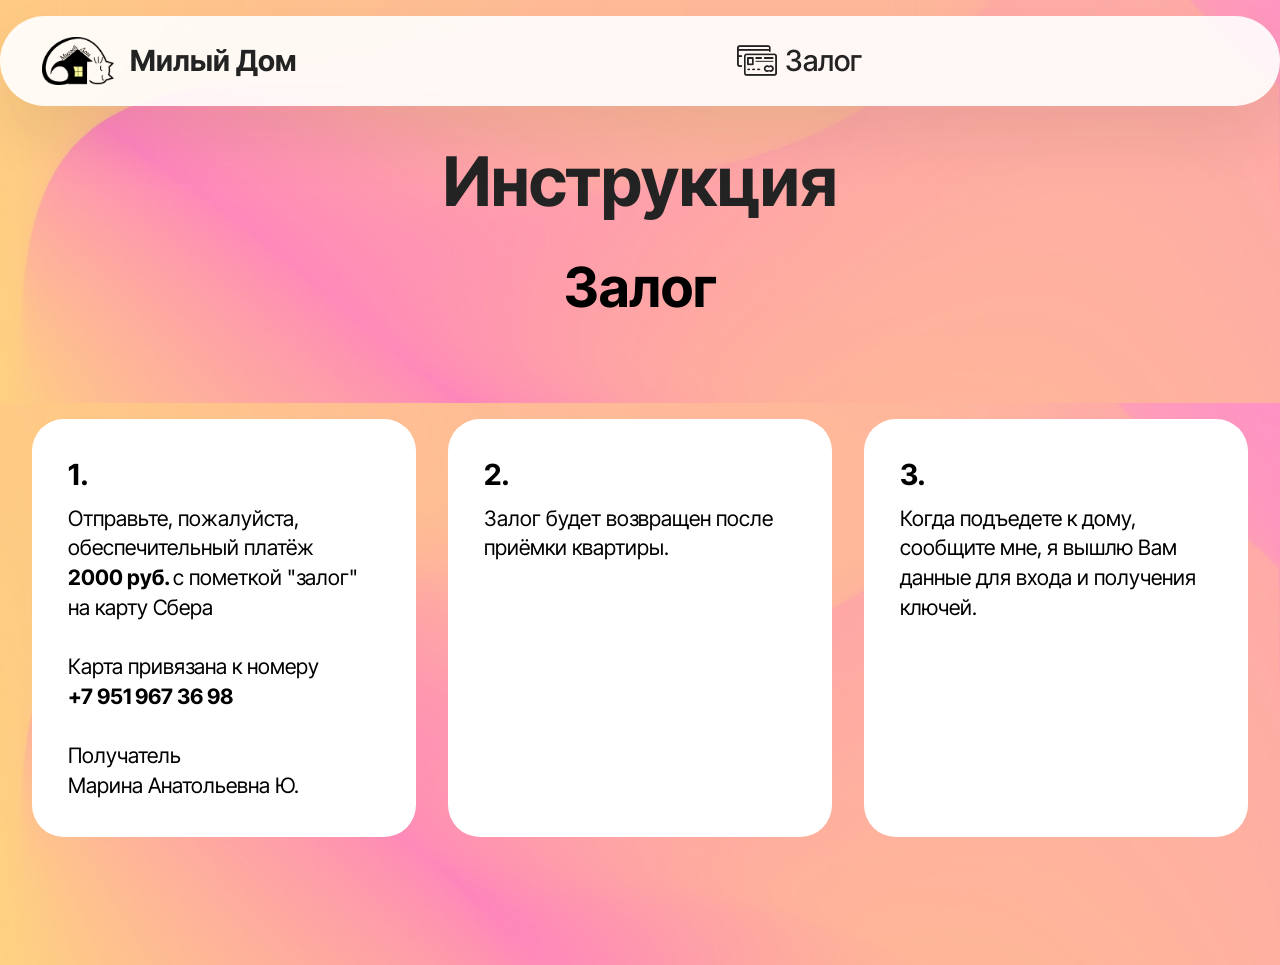
<file: index.html>
<!DOCTYPE html>
<html  >
<head>
  <meta http-equiv="X-UA-Compatible" content="IE=edge">
  <meta name="viewport" content="width=device-width, initial-scale=1, minimum-scale=1">
  <link rel="shortcut icon" href="assets/images/mily-dom-logo-1-742x489.png" type="image/x-icon">
  
  <title>Инструкция по оплате залога</title>
  <meta name="description" content="Полная информация по оплате залога">

  <!-- ЕДИНЫЙ БЛОК ДЛЯ КРАСИВОГО ПРЕВЬЮ (СМС, ТЕЛЕГРАМ, ВАТСАП) -->
  <meta property="og:type" content="website">
  <meta property="og:title" content="&quot;Милый Дом&quot; — Инструкция по оплате залога">
  <meta property="og:description" content="Полная информация по оплате залога">
  
  <!-- Ссылка на красивый баннер -->
  <meta property="og:image" content="https://raw.githubusercontent.com/88mnd88/instr/main/banner_deposit.jpg">
  <meta property="og:image:type" content="image/jpeg">
  <meta property="og:image:width" content="1200">
  <meta property="og:image:height" content="630">

</head>


  <link rel="stylesheet" href="assets/web/assets/mobirise-icons2/mobirise2.css">
  <link rel="stylesheet" href="assets/web/assets/mobirise-icons/mobirise-icons.css">
  <link rel="stylesheet" href="assets/bootstrap/css/bootstrap.min.css">
  <link rel="stylesheet" href="assets/animatecss/animate.css">
  <link rel="stylesheet" href="assets/dropdown/css/style.css">
  <link rel="stylesheet" href="assets/theme/css/style.css">
  <link rel="preload" href="https://fonts.googleapis.com/css?family=Inter+Tight:100,200,300,400,500,600,700,800,900,100i,200i,300i,400i,500i,600i,700i,800i,900i&display=swap" as="style" onload="this.onload=null;this.rel='stylesheet'">
  <noscript><link rel="stylesheet" href="https://fonts.googleapis.com/css?family=Inter+Tight:100,200,300,400,500,600,700,800,900,100i,200i,300i,400i,500i,600i,700i,800i,900i&display=swap"></noscript>
  <link rel="preload" as="style" href="assets/mobirise/css/mbr-additional.css?v=gywm1H"><link rel="stylesheet" href="assets/mobirise/css/mbr-additional.css?v=gywm1H" type="text/css">

  
  
  
</head>
<body>
  
  <section data-bs-version="5.1" class="menu menu2 cid-tJS6tZXiPa" once="menu" id="menu02-0">
	

	<nav class="navbar navbar-dropdown navbar-fixed-top navbar-expand-lg">
		<div class="container">
			<div class="navbar-brand">
				<span class="navbar-logo">
					
						<img src="assets/images/mily-dom-logo-1-742x489.png" alt="Милый Дом" style="height: 3rem;">
					
				</span>
				<span class="navbar-caption-wrap"><a class="navbar-caption text-black text-primary display-4" href="index.html#header05-1">Милый Дом</a></span>
			</div>
			<button class="navbar-toggler" type="button" data-toggle="collapse" data-bs-toggle="collapse" data-target="#navbarSupportedContent" data-bs-target="#navbarSupportedContent" aria-controls="navbarNavAltMarkup" aria-expanded="false" aria-label="Toggle navigation">
				<div class="hamburger">
					<span></span>
					<span></span>
					<span></span>
					<span></span>
				</div>
			</button>
			<div class="collapse navbar-collapse" id="navbarSupportedContent">
				<ul class="navbar-nav nav-dropdown nav-right" data-app-modern-menu="true"><li class="nav-item">
						<a class="nav-link link text-black text-primary display-4" href="deposit.html#header05-1"><span class="mbri-credit-card mbr-iconfont mbr-iconfont-btn"></span>Залог</a>
					</li></ul>
				
				
			</div>
		</div>
	</nav>
</section>

<section data-bs-version="5.1" class="header5 cid-tJS6uM4N87" id="header05-1">
	

	
	<div class="mbr-overlay" style="opacity: 0.5; background-color: rgb(255, 255, 255);"></div>
	
	<div class="align-center container">
		<div class="row justify-content-center">
			<div class="col-md-12 col-lg-9">
				<h1 class="mbr-section-title mbr-fonts-style mb-4 display-1"><strong>Инструкция</strong></h1>
				<p class="mbr-text mbr-fonts-style mb-4 display-2"><strong>Залог</strong></p>
				
			</div>
		</div>
		<div class="row mt-5 justify-content-center">
			
		</div>
	</div>
</section>

<section data-bs-version="5.1" class="features032 cid-vwJPBf9kTb" id="features032-1i">
  

  
  <div class="mbr-overlay" style="opacity: 0.5; background-color: rgb(255, 255, 255);"></div>
  <div class="container">
    <div class="row justify-content-center">
      
    </div>
    <div class="row">
      <div class="item features-without-image col-12 col-lg-4 active item-mb">
        <div class="item-wrapper">
          <div class="card-box align-left">
            
            <h5 class="card-title mbr-fonts-style display-5"><strong>1.</strong></h5>
            <p class="card-text mbr-fonts-style display-7">Отправьте, пожалуйста, обеспечительный платёж 
<br><strong>2000 руб. </strong>с пометкой "залог" 
<br>на карту Сбера<br><br>Карта привязана к номеру
<br><strong>+7 951 967 36 98
</strong><br><br>Получатель
<br>Марина Анатольевна Ю.<br></p>
          </div>
        </div>
      </div>
      <div class="item features-without-image col-12 col-lg-4 item-mb">
        <div class="item-wrapper">
          <div class="card-box align-left">
            
            <h5 class="card-title mbr-fonts-style display-5">
              <strong>2.</strong></h5>
            <p class="card-text mbr-fonts-style display-7">
              Залог будет возвращен после приёмки квартиры.</p>
          </div>
        </div>
      </div>
      <div class="item features-without-image col-12 col-lg-4 item-mb">
        <div class="item-wrapper">
          <div class="card-box align-left">
            
            <h5 class="card-title mbr-fonts-style display-5">
              <strong>3.</strong></h5>
            <p class="card-text mbr-fonts-style display-7">Когда подъедете к дому, сообщите мне, я вышлю Вам данные для входа и получения ключей.</p>
          </div>
        </div>
      </div>
      
      
      
    </div>
  </div>
</section><script src="assets/bootstrap/js/bootstrap.bundle.min.js"></script>  <script src="assets/smoothscroll/smooth-scroll.js"></script>  <script src="assets/ytplayer/index.js"></script>  <script src="assets/dropdown/js/navbar-dropdown.js"></script>  <script src="assets/theme/js/script.js"></script>  
  
  
  <input name="animation" type="hidden">
  </body>
</html>
</file>
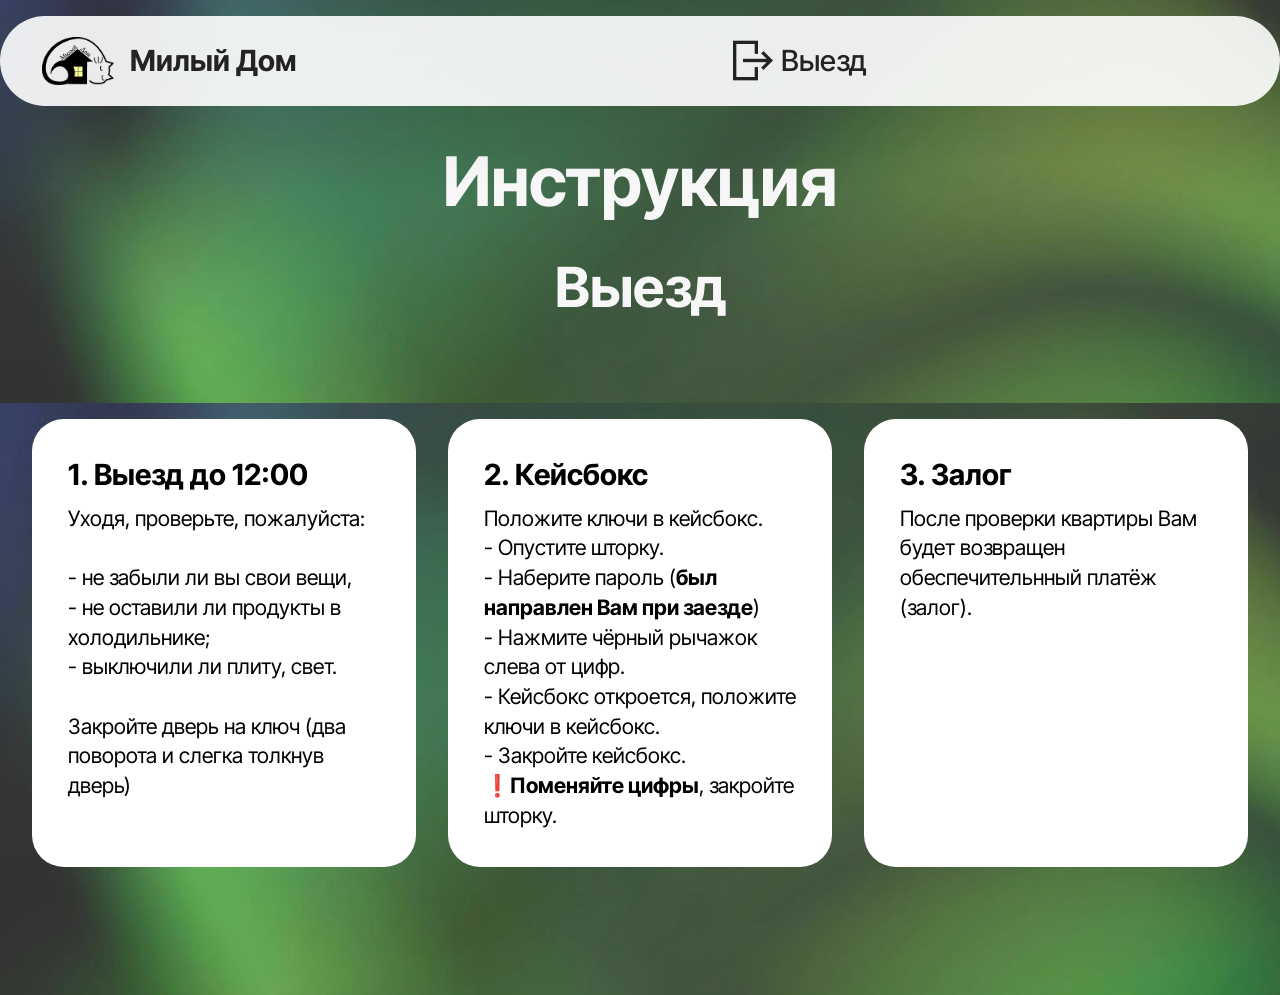
<file: check_out.html>
<!DOCTYPE html>
<html  >
<head>

  <meta http-equiv="X-UA-Compatible" content="IE=edge">
  <meta name="viewport" content="width=device-width, initial-scale=1, minimum-scale=1">
  <link rel="shortcut icon" href="assets/images/mily-dom-logo-1-742x489.png" type="image/x-icon">
  
  <title>Инструкция по оплате залога</title>
  <meta name="description" content="Подробная инструкция по выезду из апартаментов">

  <!-- ЕДИНЫЙ БЛОК ДЛЯ КРАСИВОГО ПРЕВЬЮ (СМС, ТЕЛЕГРАМ, ВАТСАП) -->
  <meta property="og:type" content="website">
  <meta property="og:title" content="&quot;Милый Дом&quot; — Инструкция по выезду из апартаментов">
  <meta property="og:description" content="Подробная информация по выезду из апартаментов">
  
  <!-- Ссылка на красивый баннер -->
  <meta property="og:image" content="https://raw.githubusercontent.com/88mnd88/instr/main/banner_goodbye.jpg">
  <meta property="og:image:type" content="image/jpeg">
  <meta property="og:image:width" content="1200">
  <meta property="og:image:height" content="630">

  <title>Выезд</title>
  <link rel="stylesheet" href="assets/web/assets/mobirise-icons2/mobirise2.css">
  <link rel="stylesheet" href="assets/web/assets/mobirise-icons/mobirise-icons.css">
  <link rel="stylesheet" href="assets/bootstrap/css/bootstrap.min.css">
  <link rel="stylesheet" href="assets/animatecss/animate.css">
  <link rel="stylesheet" href="assets/dropdown/css/style.css">
  <link rel="stylesheet" href="assets/theme/css/style.css">
  <link rel="preload" href="https://fonts.googleapis.com/css?family=Inter+Tight:100,200,300,400,500,600,700,800,900,100i,200i,300i,400i,500i,600i,700i,800i,900i&display=swap" as="style" onload="this.onload=null;this.rel='stylesheet'">
  <noscript><link rel="stylesheet" href="https://fonts.googleapis.com/css?family=Inter+Tight:100,200,300,400,500,600,700,800,900,100i,200i,300i,400i,500i,600i,700i,800i,900i&display=swap"></noscript>
  <link rel="preload" as="style" href="assets/mobirise/css/mbr-additional.css?v=anheHW"><link rel="stylesheet" href="assets/mobirise/css/mbr-additional.css?v=anheHW" type="text/css">

  
  
  
</head>
<body>
  
  <section data-bs-version="5.1" class="menu menu2 cid-vwJRw6zxLk" once="menu" id="menu02-1m">
	

	<nav class="navbar navbar-dropdown navbar-fixed-top navbar-expand-lg">
		<div class="container">
			<div class="navbar-brand">
				<span class="navbar-logo">
					
						<img src="assets/images/mily-dom-logo-1-742x489.png" alt="Милый Дом" style="height: 3rem;">
					
				</span>
				<span class="navbar-caption-wrap"><a class="navbar-caption text-black text-primary display-4" href="index.html#header05-1">Милый Дом</a></span>
			</div>
			<button class="navbar-toggler" type="button" data-toggle="collapse" data-bs-toggle="collapse" data-target="#navbarSupportedContent" data-bs-target="#navbarSupportedContent" aria-controls="navbarNavAltMarkup" aria-expanded="false" aria-label="Toggle navigation">
				<div class="hamburger">
					<span></span>
					<span></span>
					<span></span>
					<span></span>
				</div>
			</button>
			<div class="collapse navbar-collapse" id="navbarSupportedContent">
				<ul class="navbar-nav nav-dropdown nav-right" data-app-modern-menu="true">
					<li class="nav-item">
						<a class="nav-link link text-black text-primary display-4" href="check_out.html#header05-1n"><span class="mobi-mbri mobi-mbri-logout mbr-iconfont mbr-iconfont-btn"></span>Выезд</a>
					</li></ul>
				
				
			</div>
		</div>
	</nav>
</section>

<section data-bs-version="5.1" class="header5 cid-vwJRw78lgG" id="header05-1n">
	

	
	<div class="mbr-overlay" style="opacity: 0.2; background-color: rgb(255, 255, 255);"></div>
	
	<div class="align-center container">
		<div class="row justify-content-center">
			<div class="col-md-12 col-lg-9">
				<h1 class="mbr-section-title mbr-fonts-style mb-4 display-1"><strong>Инструкция</strong></h1>
				<p class="mbr-text mbr-fonts-style mb-4 display-2"><strong>Выезд</strong></p>
				
			</div>
		</div>
		<div class="row mt-5 justify-content-center">
			
		</div>
	</div>
</section>

<section data-bs-version="5.1" class="features032 cid-vwJRw7AYYK" id="features032-1o">
  

  
  <div class="mbr-overlay" style="opacity: 0.2; background-color: rgb(255, 255, 255);"></div>
  <div class="container">
    <div class="row justify-content-center">
      
    </div>
    <div class="row">
      <div class="item features-without-image col-12 col-lg-4 active item-mb">
        <div class="item-wrapper">
          <div class="card-box align-left">
            
            <h5 class="card-title mbr-fonts-style display-5"><strong>1. Выезд до 12:00&nbsp;</strong></h5>
            <p class="card-text mbr-fonts-style display-7">Уходя, проверьте, пожалуйста:<br>
<br>- не забыли ли вы свои вещи,
<br>- не оставили ли продукты в холодильнике;
<br>- выключили ли плиту, свет.
<br><br>Закройте дверь на ключ (два поворота и слегка толкнув дверь)
<br><br></p>
          </div>
        </div>
      </div>
      <div class="item features-without-image col-12 col-lg-4 item-mb">
        <div class="item-wrapper">
          <div class="card-box align-left">
            
            <h5 class="card-title mbr-fonts-style display-5">
              <strong>2. Кейсбокс</strong></h5>
            <p class="card-text mbr-fonts-style display-7">Положите ключи в кейсбокс.
<br>- Опустите шторку.
<br>- Наберите пароль (<strong>был направлен Вам при заезде</strong>)<br>- Нажмите чёрный рычажок слева от цифр.
<br>- Кейсбокс откроется, положите ключи в кейсбокс.
<br>- Закройте кейсбокс.
<br>❗<strong>Поменяйте цифры</strong>, закройте шторку.<br></p>
          </div>
        </div>
      </div>
      <div class="item features-without-image col-12 col-lg-4 item-mb">
        <div class="item-wrapper">
          <div class="card-box align-left">
            
            <h5 class="card-title mbr-fonts-style display-5">
              <strong>3. Залог</strong></h5>
            <p class="card-text mbr-fonts-style display-7">После проверки квартиры Вам будет возвращен обеспечительнный платёж (залог).</p>
          </div>
        </div>
      </div>
      
      
      
    </div>
  </div>
</section><script src="assets/bootstrap/js/bootstrap.bundle.min.js"></script>  <script src="assets/smoothscroll/smooth-scroll.js"></script>  <script src="assets/ytplayer/index.js"></script>  <script src="assets/dropdown/js/navbar-dropdown.js"></script>  <script src="assets/theme/js/script.js"></script>  
  
  
  <input name="animation" type="hidden">
  </body>
</html>
</file>
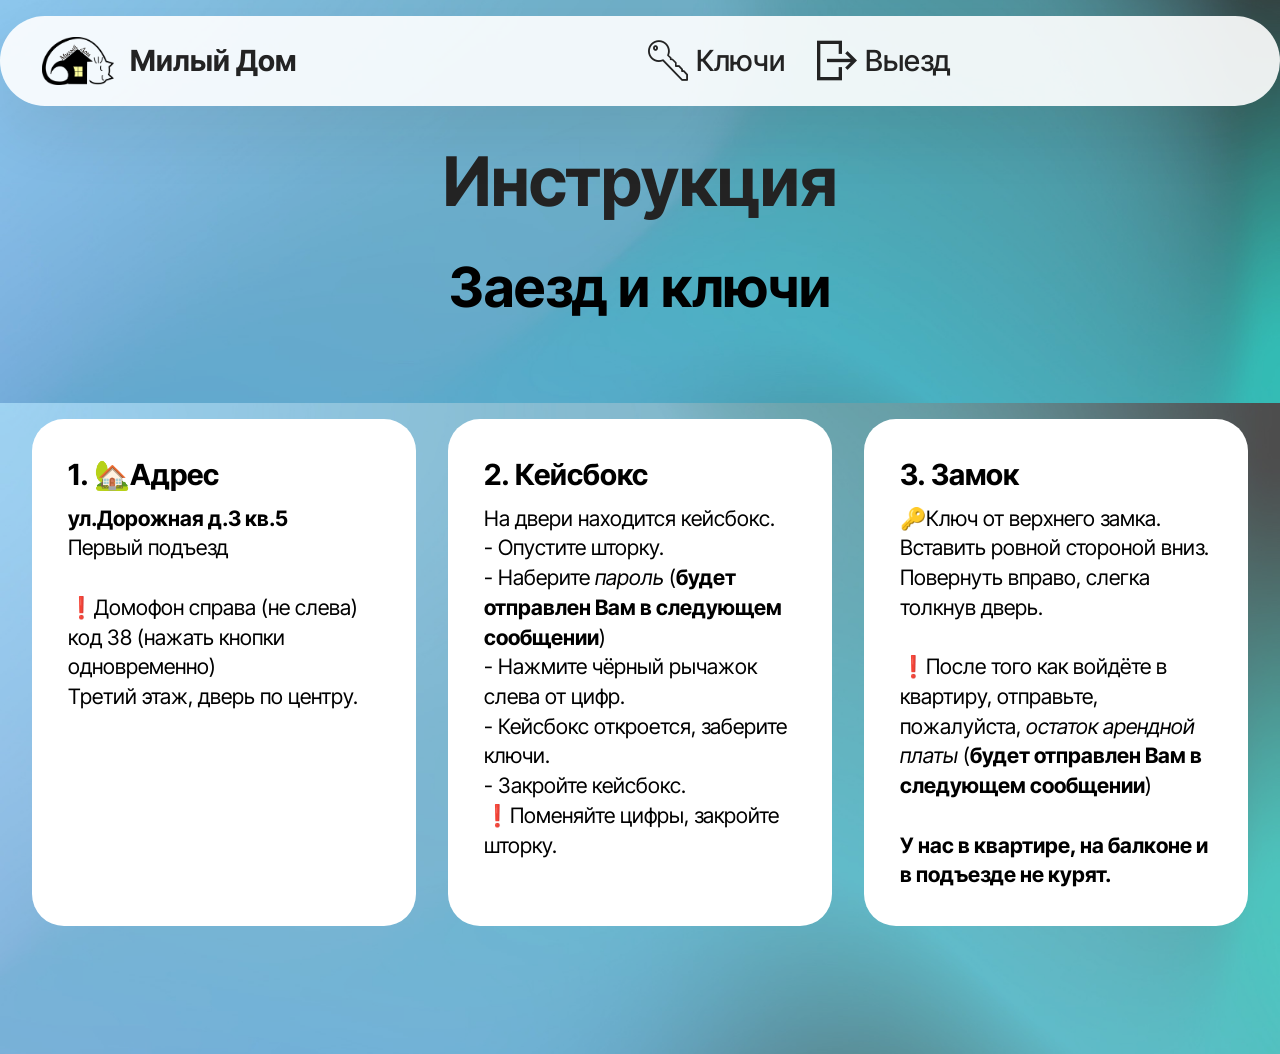
<file: keys.html>
<!DOCTYPE html>
<html  >
<head>
  
  <meta http-equiv="X-UA-Compatible" content="IE=edge">
  <meta name="viewport" content="width=device-width, initial-scale=1, minimum-scale=1">
  <link rel="shortcut icon" href="assets/images/mily-dom-logo-1-742x489.png" type="image/x-icon">
  
  <title>Инструкция по заезду и получению ключей</title>
  <meta name="description" content="Подробная инструкция по заезду и получению ключей">

  <!-- ЕДИНЫЙ БЛОК ДЛЯ КРАСИВОГО ПРЕВЬЮ (СМС, ТЕЛЕГРАМ, ВАТСАП) -->
  <meta property="og:type" content="website">
  <meta property="og:title" content="&quot;Милый Дом&quot; — Инструкция по заезду и получению ключей">
  <meta property="og:description" content="Подробная инструкция по заезду и получению ключей">
  
  <!-- Ссылка на красивый баннер -->
  <meta property="og:image" content="https://raw.githubusercontent.com/88mnd88/instr/main/banner.jpg">
  <meta property="og:image:type" content="image/jpeg">
  <meta property="og:image:width" content="1200">
  <meta property="og:image:height" content="630">
  
  <link rel="stylesheet" href="assets/web/assets/mobirise-icons2/mobirise2.css">
  <link rel="stylesheet" href="assets/web/assets/mobirise-icons/mobirise-icons.css">
  <link rel="stylesheet" href="assets/bootstrap/css/bootstrap.min.css">
  <link rel="stylesheet" href="assets/animatecss/animate.css">
  <link rel="stylesheet" href="assets/dropdown/css/style.css">
  <link rel="stylesheet" href="assets/theme/css/style.css">
  <link rel="preload" href="https://fonts.googleapis.com/css?family=Inter+Tight:100,200,300,400,500,600,700,800,900,100i,200i,300i,400i,500i,600i,700i,800i,900i&display=swap" as="style" onload="this.onload=null;this.rel='stylesheet'">
  <noscript><link rel="stylesheet" href="https://fonts.googleapis.com/css?family=Inter+Tight:100,200,300,400,500,600,700,800,900,100i,200i,300i,400i,500i,600i,700i,800i,900i&display=swap"></noscript>
  <link rel="preload" as="style" href="assets/mobirise/css/mbr-additional.css?v=gydFTG"><link rel="stylesheet" href="assets/mobirise/css/mbr-additional.css?v=gydFTG" type="text/css">

  
  
  
</head>
<body>
  
  <section data-bs-version="5.1" class="menu menu2 cid-vwJRpix9P3" once="menu" id="menu02-1j">
	

	<nav class="navbar navbar-dropdown navbar-fixed-top navbar-expand-lg">
		<div class="container">
			<div class="navbar-brand">
				<span class="navbar-logo">
					
						<img src="assets/images/mily-dom-logo-1-742x489.png" alt="Милый Дом" style="height: 3rem;">
					
				</span>
				<span class="navbar-caption-wrap"><a class="navbar-caption text-black text-primary display-4" href="index.html#header05-1">Милый Дом</a></span>
			</div>
			<button class="navbar-toggler" type="button" data-toggle="collapse" data-bs-toggle="collapse" data-target="#navbarSupportedContent" data-bs-target="#navbarSupportedContent" aria-controls="navbarNavAltMarkup" aria-expanded="false" aria-label="Toggle navigation">
				<div class="hamburger">
					<span></span>
					<span></span>
					<span></span>
					<span></span>
				</div>
			</button>
			<div class="collapse navbar-collapse" id="navbarSupportedContent">
				<ul class="navbar-nav nav-dropdown nav-right" data-app-modern-menu="true">
					<li class="nav-item">
						<a class="nav-link link text-black text-primary display-4" href="keys.html#header05-1k" aria-expanded="false"><span class="mbri-key mbr-iconfont mbr-iconfont-btn"></span>Ключи</a>
					</li>
					<li class="nav-item">
						<a class="nav-link link text-black text-primary display-4" href="check_out.html#header05-1n"><span class="mobi-mbri mobi-mbri-logout mbr-iconfont mbr-iconfont-btn"></span>Выезд</a>
					</li></ul>
				
				
			</div>
		</div>
	</nav>
</section>

<section data-bs-version="5.1" class="header5 cid-vwJRpjwjbI" id="header05-1k">
	

	
	<div class="mbr-overlay" style="opacity: 0.2; background-color: rgb(255, 255, 255);"></div>
	
	<div class="align-center container">
		<div class="row justify-content-center">
			<div class="col-md-12 col-lg-9">
				<h1 class="mbr-section-title mbr-fonts-style mb-4 display-1"><strong>Инструкция</strong></h1>
				<p class="mbr-text mbr-fonts-style mb-4 display-2"><strong>Заезд и ключи</strong></p>
				
			</div>
		</div>
		<div class="row mt-5 justify-content-center">
			
		</div>
	</div>
</section>

<section data-bs-version="5.1" class="features032 cid-vwJRpkr4bX" id="features032-1l">
  

  
  <div class="mbr-overlay" style="opacity: 0.3; background-color: rgb(255, 255, 255);"></div>
  <div class="container">
    <div class="row justify-content-center">
      
    </div>
    <div class="row">
      <div class="item features-without-image col-12 col-lg-4 active item-mb">
        <div class="item-wrapper">
          <div class="card-box align-left">
            
            <h5 class="card-title mbr-fonts-style display-5"><strong>1. 🏡Адрес</strong></h5>
            <p class="card-text mbr-fonts-style display-7"><strong>ул.Дорожная д.3 кв.5
</strong><br>Первый подъезд<br>
<br>❗Домофон справа (не слева) код 38 (нажать кнопки одновременно)
<br>Третий этаж, дверь по центру.<br></p>
          </div>
        </div>
      </div>
      <div class="item features-without-image col-12 col-lg-4 item-mb">
        <div class="item-wrapper">
          <div class="card-box align-left">
            
            <h5 class="card-title mbr-fonts-style display-5">
              <strong>2. Кейсбокс</strong></h5>
            <p class="card-text mbr-fonts-style display-7">На двери находится кейсбокс.
<br>- Опустите шторку.
<br>- Наберите <em>пароль </em>(<strong>будет отправлен Вам в следующем сообщении</strong>)<br>- Нажмите чёрный рычажок слева от цифр.
<br>- Кейсбокс откроется, заберите ключи.
<br>- Закройте кейсбокс.
<br>❗Поменяйте цифры, закройте шторку.<br></p>
          </div>
        </div>
      </div>
      <div class="item features-without-image col-12 col-lg-4 item-mb">
        <div class="item-wrapper">
          <div class="card-box align-left">
            
            <h5 class="card-title mbr-fonts-style display-5">
              <strong>3. Замок</strong></h5>
            <p class="card-text mbr-fonts-style display-7">🔑Ключ от верхнего замка.
<br>Вставить ровной стороной вниз.
<br>Повернуть вправо, слегка толкнув дверь.
<br>
<br>❗После того как войдёте в квартиру, отправьте, пожалуйста, <em>остаток арендной платы&nbsp;</em>(<strong>будет отправлен Вам в следующем сообщении</strong>)<br>
<br><strong>У нас в квартире, на балконе и в подъезде не курят.</strong></p>
          </div>
        </div>
      </div>
      
      
      
    </div>
  </div>
</section><script src="assets/bootstrap/js/bootstrap.bundle.min.js"></script>  <script src="assets/smoothscroll/smooth-scroll.js"></script>  <script src="assets/ytplayer/index.js"></script>  <script src="assets/dropdown/js/navbar-dropdown.js"></script>  <script src="assets/theme/js/script.js"></script>  
  
  
  <input name="animation" type="hidden">
  </body>
</html>
</file>
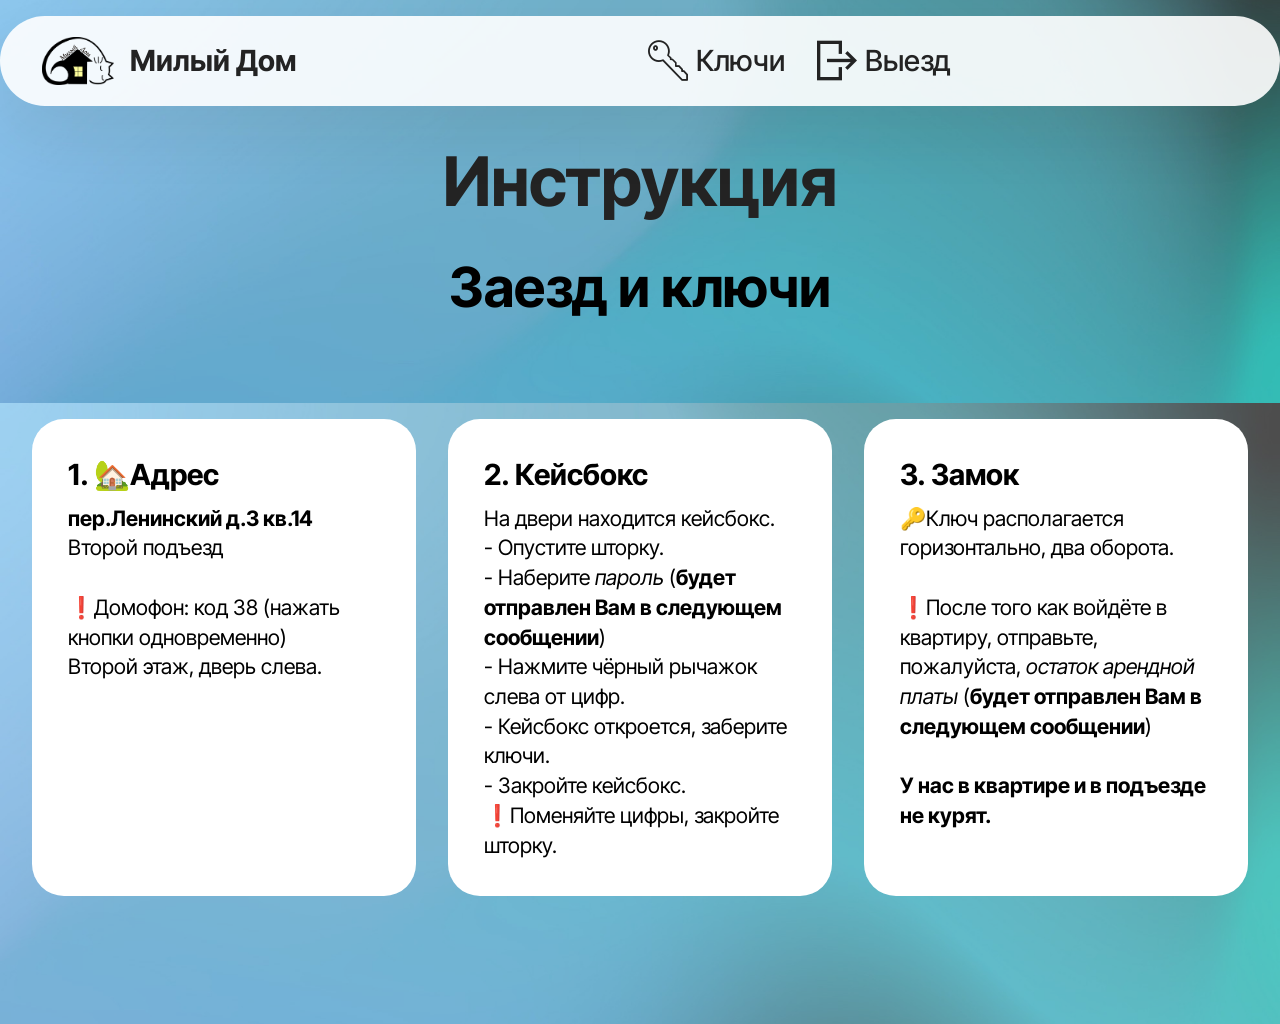
<file: keys_Len.html>
<!DOCTYPE html>
<html  >
<head>
  
  <meta http-equiv="X-UA-Compatible" content="IE=edge">
  <meta name="viewport" content="width=device-width, initial-scale=1, minimum-scale=1">
  <link rel="shortcut icon" href="assets/images/mily-dom-logo-1-742x489.png" type="image/x-icon">
  
  <title>Инструкция по заезду и получению ключей</title>
  <meta name="description" content="Подробная инструкция по заезду и получению ключей">

  <!-- ЕДИНЫЙ БЛОК ДЛЯ КРАСИВОГО ПРЕВЬЮ (СМС, ТЕЛЕГРАМ, ВАТСАП) -->
  <meta property="og:type" content="website">
  <meta property="og:title" content="&quot;Милый Дом&quot; — Инструкция по заезду и получению ключей">
  <meta property="og:description" content="Подробная инструкция по заезду и получению ключей">
  
  <!-- Ссылка на красивый баннер -->
  <meta property="og:image" content="https://raw.githubusercontent.com/88mnd88/instr/main/banner_Len.jpg">
  <meta property="og:image:type" content="image/jpeg">
  <meta property="og:image:width" content="1200">
  <meta property="og:image:height" content="630">
  
  <link rel="stylesheet" href="assets/web/assets/mobirise-icons2/mobirise2.css">
  <link rel="stylesheet" href="assets/web/assets/mobirise-icons/mobirise-icons.css">
  <link rel="stylesheet" href="assets/bootstrap/css/bootstrap.min.css">
  <link rel="stylesheet" href="assets/animatecss/animate.css">
  <link rel="stylesheet" href="assets/dropdown/css/style.css">
  <link rel="stylesheet" href="assets/theme/css/style.css">
  <link rel="preload" href="https://fonts.googleapis.com/css?family=Inter+Tight:100,200,300,400,500,600,700,800,900,100i,200i,300i,400i,500i,600i,700i,800i,900i&display=swap" as="style" onload="this.onload=null;this.rel='stylesheet'">
  <noscript><link rel="stylesheet" href="https://fonts.googleapis.com/css?family=Inter+Tight:100,200,300,400,500,600,700,800,900,100i,200i,300i,400i,500i,600i,700i,800i,900i&display=swap"></noscript>
  <link rel="preload" as="style" href="assets/mobirise/css/mbr-additional.css?v=gydFTG"><link rel="stylesheet" href="assets/mobirise/css/mbr-additional.css?v=gydFTG" type="text/css">

  
  
  
</head>
<body>
  
  <section data-bs-version="5.1" class="menu menu2 cid-vwJRpix9P3" once="menu" id="menu02-1j">
	

	<nav class="navbar navbar-dropdown navbar-fixed-top navbar-expand-lg">
		<div class="container">
			<div class="navbar-brand">
				<span class="navbar-logo">
					
						<img src="assets/images/mily-dom-logo-1-742x489.png" alt="Милый Дом" style="height: 3rem;">
					
				</span>
				<span class="navbar-caption-wrap"><a class="navbar-caption text-black text-primary display-4" href="index.html#header05-1">Милый Дом</a></span>
			</div>
			<button class="navbar-toggler" type="button" data-toggle="collapse" data-bs-toggle="collapse" data-target="#navbarSupportedContent" data-bs-target="#navbarSupportedContent" aria-controls="navbarNavAltMarkup" aria-expanded="false" aria-label="Toggle navigation">
				<div class="hamburger">
					<span></span>
					<span></span>
					<span></span>
					<span></span>
				</div>
			</button>
			<div class="collapse navbar-collapse" id="navbarSupportedContent">
				<ul class="navbar-nav nav-dropdown nav-right" data-app-modern-menu="true">
					<li class="nav-item">
						<a class="nav-link link text-black text-primary display-4" href="keys_Len.html#header05-1k" aria-expanded="false"><span class="mbri-key mbr-iconfont mbr-iconfont-btn"></span>Ключи</a>
					</li>
					<li class="nav-item">
						<a class="nav-link link text-black text-primary display-4" href="check_out.html#header05-1n"><span class="mobi-mbri mobi-mbri-logout mbr-iconfont mbr-iconfont-btn"></span>Выезд</a>
					</li></ul>
				
				
			</div>
		</div>
	</nav>
</section>

<section data-bs-version="5.1" class="header5 cid-vwJRpjwjbI" id="header05-1k">
	

	
	<div class="mbr-overlay" style="opacity: 0.2; background-color: rgb(255, 255, 255);"></div>
	
	<div class="align-center container">
		<div class="row justify-content-center">
			<div class="col-md-12 col-lg-9">
				<h1 class="mbr-section-title mbr-fonts-style mb-4 display-1"><strong>Инструкция</strong></h1>
				<p class="mbr-text mbr-fonts-style mb-4 display-2"><strong>Заезд и ключи</strong></p>
				
			</div>
		</div>
		<div class="row mt-5 justify-content-center">
			
		</div>
	</div>
</section>

<section data-bs-version="5.1" class="features032 cid-vwJRpkr4bX" id="features032-1l">
  

  
  <div class="mbr-overlay" style="opacity: 0.3; background-color: rgb(255, 255, 255);"></div>
  <div class="container">
    <div class="row justify-content-center">
      
    </div>
    <div class="row">
      <div class="item features-without-image col-12 col-lg-4 active item-mb">
        <div class="item-wrapper">
          <div class="card-box align-left">
            
            <h5 class="card-title mbr-fonts-style display-5"><strong>1. 🏡Адрес</strong></h5>
            <p class="card-text mbr-fonts-style display-7"><strong>пер.Ленинский д.3 кв.14
</strong><br>Второй подъезд<br>
<br>❗Домофон: код 38 (нажать кнопки одновременно)
<br>Второй этаж, дверь слева.<br></p>
          </div>
        </div>
      </div>
      <div class="item features-without-image col-12 col-lg-4 item-mb">
        <div class="item-wrapper">
          <div class="card-box align-left">
            
            <h5 class="card-title mbr-fonts-style display-5">
              <strong>2. Кейсбокс</strong></h5>
            <p class="card-text mbr-fonts-style display-7">На двери находится кейсбокс.
<br>- Опустите шторку.
<br>- Наберите <em>пароль </em>(<strong>будет отправлен Вам в следующем сообщении</strong>)<br>- Нажмите чёрный рычажок слева от цифр.
<br>- Кейсбокс откроется, заберите ключи.
<br>- Закройте кейсбокс.
<br>❗Поменяйте цифры, закройте шторку.<br></p>
          </div>
        </div>
      </div>
      <div class="item features-without-image col-12 col-lg-4 item-mb">
        <div class="item-wrapper">
          <div class="card-box align-left">
            
            <h5 class="card-title mbr-fonts-style display-5">
              <strong>3. Замок</strong></h5>
            <p class="card-text mbr-fonts-style display-7">🔑Ключ располагается горизонтально, два оборота.
<br>
<br>❗После того как войдёте в квартиру, отправьте, пожалуйста, <em>остаток арендной платы&nbsp;</em>(<strong>будет отправлен Вам в следующем сообщении</strong>)<br>
<br><strong>У нас в квартире и в подъезде не курят.</strong></p>
          </div>
        </div>
      </div>
      
      
      
    </div>
  </div>
</section><script src="assets/bootstrap/js/bootstrap.bundle.min.js"></script>  <script src="assets/smoothscroll/smooth-scroll.js"></script>  <script src="assets/ytplayer/index.js"></script>  <script src="assets/dropdown/js/navbar-dropdown.js"></script>  <script src="assets/theme/js/script.js"></script>  
  
  
  <input name="animation" type="hidden">
  </body>
</html>
</file>
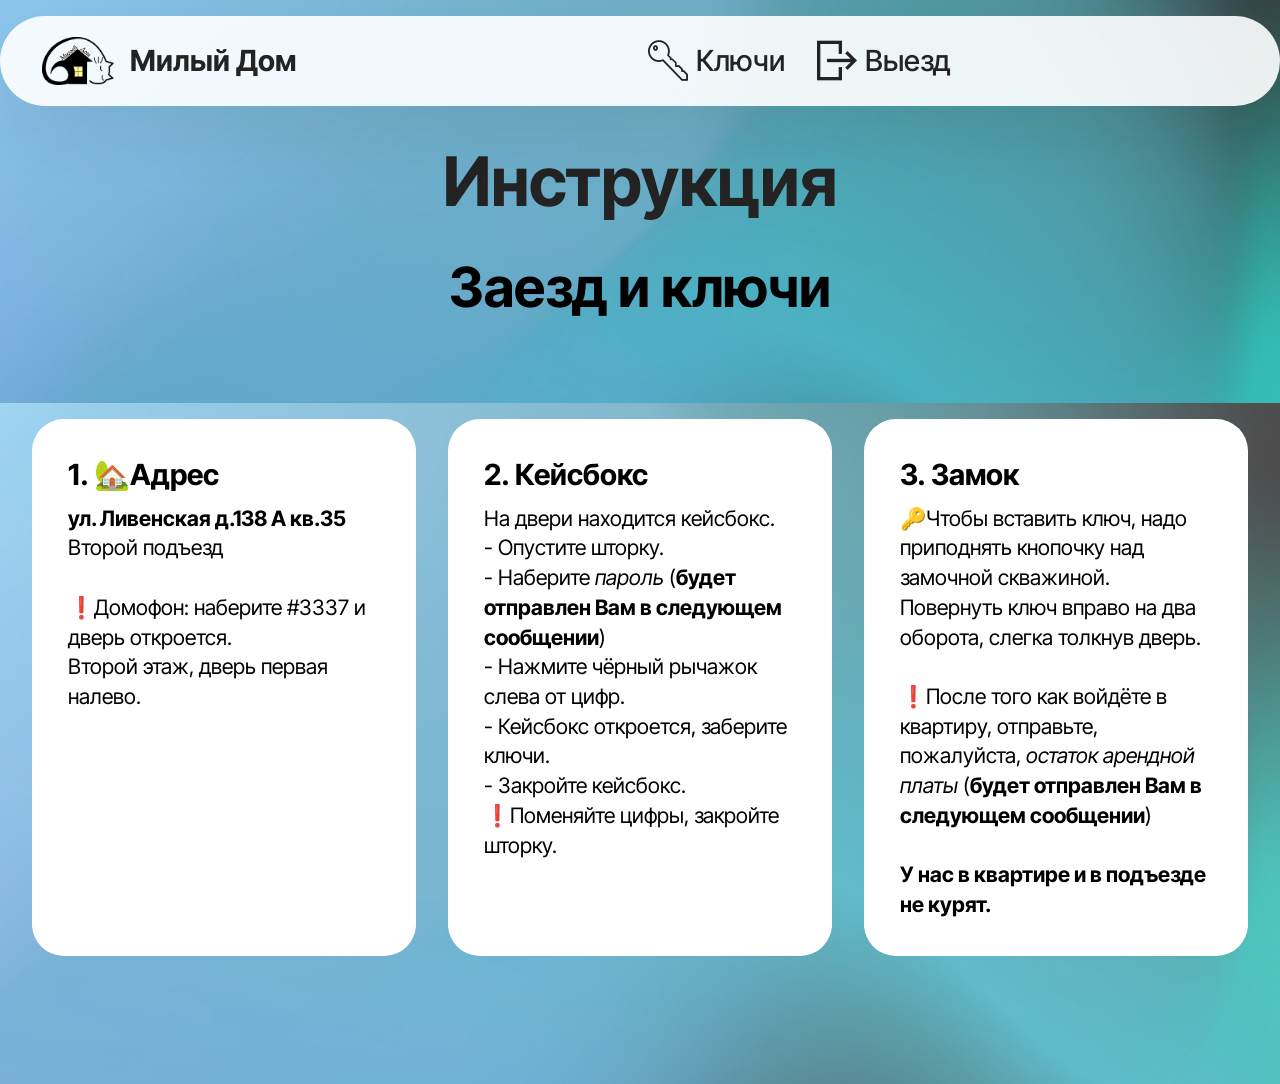
<file: keys_Liv.html>
<!DOCTYPE html>
<html  >
<head>
  
  <meta http-equiv="X-UA-Compatible" content="IE=edge">
  <meta name="viewport" content="width=device-width, initial-scale=1, minimum-scale=1">
  <link rel="shortcut icon" href="assets/images/mily-dom-logo-1-742x489.png" type="image/x-icon">
  
  <title>Инструкция по заезду и получению ключей</title>
  <meta name="description" content="Подробная инструкция по заезду и получению ключей">

  <!-- ЕДИНЫЙ БЛОК ДЛЯ КРАСИВОГО ПРЕВЬЮ (СМС, ТЕЛЕГРАМ, ВАТСАП) -->
  <meta property="og:type" content="website">
  <meta property="og:title" content="&quot;Милый Дом&quot; — Инструкция по заезду и получению ключей">
  <meta property="og:description" content="Подробная инструкция по заезду и получению ключей">
  
  <!-- Ссылка на красивый баннер -->
  <meta property="og:image" content="https://raw.githubusercontent.com/88mnd88/instr/main/banner_Liv.jpg">
  <meta property="og:image:type" content="image/jpeg">
  <meta property="og:image:width" content="1200">
  <meta property="og:image:height" content="630">
  
  <link rel="stylesheet" href="assets/web/assets/mobirise-icons2/mobirise2.css">
  <link rel="stylesheet" href="assets/web/assets/mobirise-icons/mobirise-icons.css">
  <link rel="stylesheet" href="assets/bootstrap/css/bootstrap.min.css">
  <link rel="stylesheet" href="assets/animatecss/animate.css">
  <link rel="stylesheet" href="assets/dropdown/css/style.css">
  <link rel="stylesheet" href="assets/theme/css/style.css">
  <link rel="preload" href="https://fonts.googleapis.com/css?family=Inter+Tight:100,200,300,400,500,600,700,800,900,100i,200i,300i,400i,500i,600i,700i,800i,900i&display=swap" as="style" onload="this.onload=null;this.rel='stylesheet'">
  <noscript><link rel="stylesheet" href="https://fonts.googleapis.com/css?family=Inter+Tight:100,200,300,400,500,600,700,800,900,100i,200i,300i,400i,500i,600i,700i,800i,900i&display=swap"></noscript>
  <link rel="preload" as="style" href="assets/mobirise/css/mbr-additional.css?v=gydFTG"><link rel="stylesheet" href="assets/mobirise/css/mbr-additional.css?v=gydFTG" type="text/css">

  
  
  
</head>
<body>
  
  <section data-bs-version="5.1" class="menu menu2 cid-vwJRpix9P3" once="menu" id="menu02-1j">
	

	<nav class="navbar navbar-dropdown navbar-fixed-top navbar-expand-lg">
		<div class="container">
			<div class="navbar-brand">
				<span class="navbar-logo">
					
						<img src="assets/images/mily-dom-logo-1-742x489.png" alt="Милый Дом" style="height: 3rem;">
					
				</span>
				<span class="navbar-caption-wrap"><a class="navbar-caption text-black text-primary display-4" href="index.html#header05-1">Милый Дом</a></span>
			</div>
			<button class="navbar-toggler" type="button" data-toggle="collapse" data-bs-toggle="collapse" data-target="#navbarSupportedContent" data-bs-target="#navbarSupportedContent" aria-controls="navbarNavAltMarkup" aria-expanded="false" aria-label="Toggle navigation">
				<div class="hamburger">
					<span></span>
					<span></span>
					<span></span>
					<span></span>
				</div>
			</button>
			<div class="collapse navbar-collapse" id="navbarSupportedContent">
				<ul class="navbar-nav nav-dropdown nav-right" data-app-modern-menu="true">
					<li class="nav-item">
						<a class="nav-link link text-black text-primary display-4" href="keys_Liv.html#header05-1k" aria-expanded="false"><span class="mbri-key mbr-iconfont mbr-iconfont-btn"></span>Ключи</a>
					</li>
					<li class="nav-item">
						<a class="nav-link link text-black text-primary display-4" href="check_out.html#header05-1n"><span class="mobi-mbri mobi-mbri-logout mbr-iconfont mbr-iconfont-btn"></span>Выезд</a>
					</li></ul>
				
				
			</div>
		</div>
	</nav>
</section>

<section data-bs-version="5.1" class="header5 cid-vwJRpjwjbI" id="header05-1k">
	

	
	<div class="mbr-overlay" style="opacity: 0.2; background-color: rgb(255, 255, 255);"></div>
	
	<div class="align-center container">
		<div class="row justify-content-center">
			<div class="col-md-12 col-lg-9">
				<h1 class="mbr-section-title mbr-fonts-style mb-4 display-1"><strong>Инструкция</strong></h1>
				<p class="mbr-text mbr-fonts-style mb-4 display-2"><strong>Заезд и ключи</strong></p>
				
			</div>
		</div>
		<div class="row mt-5 justify-content-center">
			
		</div>
	</div>
</section>

<section data-bs-version="5.1" class="features032 cid-vwJRpkr4bX" id="features032-1l">
  

  
  <div class="mbr-overlay" style="opacity: 0.3; background-color: rgb(255, 255, 255);"></div>
  <div class="container">
    <div class="row justify-content-center">
      
    </div>
    <div class="row">
      <div class="item features-without-image col-12 col-lg-4 active item-mb">
        <div class="item-wrapper">
          <div class="card-box align-left">
            
            <h5 class="card-title mbr-fonts-style display-5"><strong>1. 🏡Адрес</strong></h5>
            <p class="card-text mbr-fonts-style display-7"><strong>ул. Ливенская д.138 А кв.35
</strong><br>Второй подъезд<br>
<br>❗Домофон: наберите  #3337 и дверь откроется.
<br>Второй этаж, дверь первая  налево.<br></p>
          </div>
        </div>
      </div>
      <div class="item features-without-image col-12 col-lg-4 item-mb">
        <div class="item-wrapper">
          <div class="card-box align-left">
            
            <h5 class="card-title mbr-fonts-style display-5">
              <strong>2. Кейсбокс</strong></h5>
            <p class="card-text mbr-fonts-style display-7">На двери находится кейсбокс.
<br>- Опустите шторку.
<br>- Наберите <em>пароль </em>(<strong>будет отправлен Вам в следующем сообщении</strong>)<br>- Нажмите чёрный рычажок слева от цифр.
<br>- Кейсбокс откроется, заберите ключи.
<br>- Закройте кейсбокс.
<br>❗Поменяйте цифры, закройте шторку.<br></p>
          </div>
        </div>
      </div>
      <div class="item features-without-image col-12 col-lg-4 item-mb">
        <div class="item-wrapper">
          <div class="card-box align-left">
            
            <h5 class="card-title mbr-fonts-style display-5">
              <strong>3. Замок</strong></h5>
            <p class="card-text mbr-fonts-style display-7">🔑Чтобы вставить ключ, надо приподнять кнопочку над замочной скважиной.
<br>Повернуть ключ вправо на два оборота, слегка толкнув дверь.
<br>
<br>❗После того как войдёте в квартиру, отправьте, пожалуйста, <em>остаток арендной платы&nbsp;</em>(<strong>будет отправлен Вам в следующем сообщении</strong>)<br>
<br><strong>У нас в квартире и в подъезде не курят.</strong></p>
          </div>
        </div>
      </div>
      
      
      
    </div>
  </div>
</section><script src="assets/bootstrap/js/bootstrap.bundle.min.js"></script>  <script src="assets/smoothscroll/smooth-scroll.js"></script>  <script src="assets/ytplayer/index.js"></script>  <script src="assets/dropdown/js/navbar-dropdown.js"></script>  <script src="assets/theme/js/script.js"></script>  
  
  
  <input name="animation" type="hidden">
  </body>
</html>
</file>
<file: assets/web/assets/mobirise-icons2/mobirise2.css>
@font-face {
  font-family: 'Moririse2';
  font-display: swap;
  src:  url('mobirise2.eot?f2bix4');
  src:  url('mobirise2.eot?f2bix4#iefix') format('embedded-opentype'),
    url('mobirise2.woff2?f2bix4') format('woff2'),
    url('mobirise2.woff?f2bix4') format('woff'),
    url('mobirise2.ttf?f2bix4') format('truetype'),
    url('mobirise2.svg?f2bix4#mobirise2') format('svg');
  font-weight: normal;
  font-style: normal;
}

[class^="mobi-"], [class*=" mobi-"] {
  /* use !important to prevent issues with browser extensions that change fonts */
  font-family: 'Moririse2' !important;
  speak: none;
  font-style: normal;
  font-weight: normal;
  font-variant: normal;
  text-transform: none;
  line-height: 1;

  /* Better Font Rendering =========== */
  -webkit-font-smoothing: antialiased;
  -moz-osx-font-smoothing: grayscale;
}

.mobi-mbri-add-submenu:before {
  content: "\e900";
}
.mobi-mbri-alert:before {
  content: "\e901";
}
.mobi-mbri-align-center:before {
  content: "\e902";
}
.mobi-mbri-align-justify:before {
  content: "\e903";
}
.mobi-mbri-align-left:before {
  content: "\e904";
}
.mobi-mbri-align-right:before {
  content: "\e905";
}
.mobi-mbri-android:before {
  content: "\e906";
}
.mobi-mbri-apple:before {
  content: "\e907";
}
.mobi-mbri-arrow-down:before {
  content: "\e908";
}
.mobi-mbri-arrow-next:before {
  content: "\e909";
}
.mobi-mbri-arrow-prev:before {
  content: "\e90a";
}
.mobi-mbri-arrow-up:before {
  content: "\e90b";
}
.mobi-mbri-bold:before {
  content: "\e90c";
}
.mobi-mbri-bookmark:before {
  content: "\e90d";
}
.mobi-mbri-bootstrap:before {
  content: "\e90e";
}
.mobi-mbri-briefcase:before {
  content: "\e90f";
}
.mobi-mbri-browse:before {
  content: "\e910";
}
.mobi-mbri-bulleted-list:before {
  content: "\e911";
}
.mobi-mbri-calendar:before {
  content: "\e912";
}
.mobi-mbri-camera:before {
  content: "\e913";
}
.mobi-mbri-cart-add:before {
  content: "\e914";
}
.mobi-mbri-cart-full:before {
  content: "\e915";
}
.mobi-mbri-cash:before {
  content: "\e916";
}
.mobi-mbri-change-style:before {
  content: "\e917";
}
.mobi-mbri-chat:before {
  content: "\e918";
}
.mobi-mbri-clock:before {
  content: "\e919";
}
.mobi-mbri-close:before {
  content: "\e91a";
}
.mobi-mbri-cloud:before {
  content: "\e91b";
}
.mobi-mbri-code:before {
  content: "\e91c";
}
.mobi-mbri-contact-form:before {
  content: "\e91d";
}
.mobi-mbri-credit-card:before {
  content: "\e91e";
}
.mobi-mbri-cursor-click:before {
  content: "\e91f";
}
.mobi-mbri-cust-feedback:before {
  content: "\e920";
}
.mobi-mbri-database:before {
  content: "\e921";
}
.mobi-mbri-delivery:before {
  content: "\e922";
}
.mobi-mbri-desktop:before {
  content: "\e923";
}
.mobi-mbri-devices:before {
  content: "\e924";
}
.mobi-mbri-down:before {
  content: "\e925";
}
.mobi-mbri-download-2:before {
  content: "\e926";
}
.mobi-mbri-download:before {
  content: "\e927";
}
.mobi-mbri-drag-n-drop-2:before {
  content: "\e928";
}
.mobi-mbri-drag-n-drop:before {
  content: "\e929";
}
.mobi-mbri-edit-2:before {
  content: "\e92a";
}
.mobi-mbri-edit:before {
  content: "\e92b";
}
.mobi-mbri-error:before {
  content: "\e92c";
}
.mobi-mbri-extension:before {
  content: "\e92d";
}
.mobi-mbri-features:before {
  content: "\e92e";
}
.mobi-mbri-file:before {
  content: "\e92f";
}
.mobi-mbri-flag:before {
  content: "\e930";
}
.mobi-mbri-folder:before {
  content: "\e931";
}
.mobi-mbri-gift:before {
  content: "\e932";
}
.mobi-mbri-github:before {
  content: "\e933";
}
.mobi-mbri-globe-2:before {
  content: "\e934";
}
.mobi-mbri-globe:before {
  content: "\e935";
}
.mobi-mbri-growing-chart:before {
  content: "\e936";
}
.mobi-mbri-hearth:before {
  content: "\e937";
}
.mobi-mbri-help:before {
  content: "\e938";
}
.mobi-mbri-home:before {
  content: "\e939";
}
.mobi-mbri-hot-cup:before {
  content: "\e93a";
}
.mobi-mbri-idea:before {
  content: "\e93b";
}
.mobi-mbri-image-gallery:before {
  content: "\e93c";
}
.mobi-mbri-image-slider:before {
  content: "\e93d";
}
.mobi-mbri-info:before {
  content: "\e93e";
}
.mobi-mbri-italic:before {
  content: "\e93f";
}
.mobi-mbri-key:before {
  content: "\e940";
}
.mobi-mbri-laptop:before {
  content: "\e941";
}
.mobi-mbri-layers:before {
  content: "\e942";
}
.mobi-mbri-left-right:before {
  content: "\e943";
}
.mobi-mbri-left:before {
  content: "\e944";
}
.mobi-mbri-letter:before {
  content: "\e945";
}
.mobi-mbri-like:before {
  content: "\e946";
}
.mobi-mbri-link:before {
  content: "\e947";
}
.mobi-mbri-lock:before {
  content: "\e948";
}
.mobi-mbri-login:before {
  content: "\e949";
}
.mobi-mbri-logout:before {
  content: "\e94a";
}
.mobi-mbri-magic-stick:before {
  content: "\e94b";
}
.mobi-mbri-map-pin:before {
  content: "\e94c";
}
.mobi-mbri-menu:before {
  content: "\e94d";
}
.mobi-mbri-mobile-2:before {
  content: "\e94e";
}
.mobi-mbri-mobile-horizontal:before {
  content: "\e94f";
}
.mobi-mbri-mobile:before {
  content: "\e950";
}
.mobi-mbri-mobirise:before {
  content: "\e951";
}
.mobi-mbri-more-horizontal:before {
  content: "\e952";
}
.mobi-mbri-more-vertical:before {
  content: "\e953";
}
.mobi-mbri-music:before {
  content: "\e954";
}
.mobi-mbri-new-file:before {
  content: "\e955";
}
.mobi-mbri-numbered-list:before {
  content: "\e956";
}
.mobi-mbri-opened-folder:before {
  content: "\e957";
}
.mobi-mbri-pages:before {
  content: "\e958";
}
.mobi-mbri-paper-plane:before {
  content: "\e959";
}
.mobi-mbri-paperclip:before {
  content: "\e95a";
}
.mobi-mbri-phone:before {
  content: "\e95b";
}
.mobi-mbri-photo:before {
  content: "\e95c";
}
.mobi-mbri-photos:before {
  content: "\e95d";
}
.mobi-mbri-pin:before {
  content: "\e95e";
}
.mobi-mbri-play:before {
  content: "\e95f";
}
.mobi-mbri-plus:before {
  content: "\e960";
}
.mobi-mbri-preview:before {
  content: "\e961";
}
.mobi-mbri-print:before {
  content: "\e962";
}
.mobi-mbri-protect:before {
  content: "\e963";
}
.mobi-mbri-question:before {
  content: "\e964";
}
.mobi-mbri-quote-left:before {
  content: "\e965";
}
.mobi-mbri-quote-right:before {
  content: "\e966";
}
.mobi-mbri-redo:before {
  content: "\e967";
}
.mobi-mbri-refresh:before {
  content: "\e968";
}
.mobi-mbri-responsive-2:before {
  content: "\e969";
}
.mobi-mbri-responsive:before {
  content: "\e96a";
}
.mobi-mbri-right:before {
  content: "\e96b";
}
.mobi-mbri-rocket:before {
  content: "\e96c";
}
.mobi-mbri-sad-face:before {
  content: "\e96d";
}
.mobi-mbri-sale:before {
  content: "\e96e";
}
.mobi-mbri-save:before {
  content: "\e96f";
}
.mobi-mbri-search:before {
  content: "\e970";
}
.mobi-mbri-setting-2:before {
  content: "\e971";
}
.mobi-mbri-setting-3:before {
  content: "\e972";
}
.mobi-mbri-setting:before {
  content: "\e973";
}
.mobi-mbri-share:before {
  content: "\e974";
}
.mobi-mbri-shopping-bag:before {
  content: "\e975";
}
.mobi-mbri-shopping-basket:before {
  content: "\e976";
}
.mobi-mbri-shopping-cart:before {
  content: "\e977";
}
.mobi-mbri-sites:before {
  content: "\e978";
}
.mobi-mbri-smile-face:before {
  content: "\e979";
}
.mobi-mbri-speed:before {
  content: "\e97a";
}
.mobi-mbri-star:before {
  content: "\e97b";
}
.mobi-mbri-success:before {
  content: "\e97c";
}
.mobi-mbri-sun:before {
  content: "\e97d";
}
.mobi-mbri-sun2:before {
  content: "\e97e";
}
.mobi-mbri-tablet-vertical:before {
  content: "\e97f";
}
.mobi-mbri-tablet:before {
  content: "\e980";
}
.mobi-mbri-target:before {
  content: "\e981";
}
.mobi-mbri-timer:before {
  content: "\e982";
}
.mobi-mbri-to-ftp:before {
  content: "\e983";
}
.mobi-mbri-to-local-drive:before {
  content: "\e984";
}
.mobi-mbri-touch-swipe:before {
  content: "\e985";
}
.mobi-mbri-touch:before {
  content: "\e986";
}
.mobi-mbri-trash:before {
  content: "\e987";
}
.mobi-mbri-underline:before {
  content: "\e988";
}
.mobi-mbri-undo:before {
  content: "\e989";
}
.mobi-mbri-unlink:before {
  content: "\e98a";
}
.mobi-mbri-unlock:before {
  content: "\e98b";
}
.mobi-mbri-up-down:before {
  content: "\e98c";
}
.mobi-mbri-up:before {
  content: "\e98d";
}
.mobi-mbri-update:before {
  content: "\e98e";
}
.mobi-mbri-upload-2:before {
  content: "\e98f";
}
.mobi-mbri-upload:before {
  content: "\e990";
}
.mobi-mbri-user-2:before {
  content: "\e991";
}
.mobi-mbri-user:before {
  content: "\e992";
}
.mobi-mbri-users:before {
  content: "\e993";
}
.mobi-mbri-video-play:before {
  content: "\e994";
}
.mobi-mbri-video:before {
  content: "\e995";
}
.mobi-mbri-watch:before {
  content: "\e996";
}
.mobi-mbri-website-theme-2:before {
  content: "\e997";
}
.mobi-mbri-website-theme:before {
  content: "\e998";
}
.mobi-mbri-wifi:before {
  content: "\e999";
}
.mobi-mbri-windows:before {
  content: "\e99a";
}
.mobi-mbri-zoom-in:before {
  content: "\e99b";
}
.mobi-mbri-zoom-out:before {
  content: "\e99c";
}
</file>
<file: assets/web/assets/mobirise-icons/mobirise-icons.css>
@font-face {
  font-family: 'MobiriseIcons';
  src:  url('mobirise-icons.eot?spat4u');
  src:  url('mobirise-icons.eot?spat4u#iefix') format('embedded-opentype'),
    url('mobirise-icons.woff2?spat4u') format('woff2'),
    url('mobirise-icons.woff?spat4u') format('woff'),
    url('mobirise-icons.ttf?spat4u') format('truetype'),
    url('mobirise-icons.svg?spat4u#MobiriseIcons') format('svg');
  font-weight: normal;
  font-style: normal;
  font-display: swap;
}

[class^="mbri-"], [class*=" mbri-"] {
  /* use !important to prevent issues with browser extensions that change fonts */
  font-family: MobiriseIcons !important;
  speak: none;
  font-style: normal;
  font-weight: normal;
  font-variant: normal;
  text-transform: none;
  line-height: 1;

  /* Better Font Rendering =========== */
  -webkit-font-smoothing: antialiased;
  -moz-osx-font-smoothing: grayscale;
}

.mbri-add-submenu:before {
  content: "\e900";
}
.mbri-alert:before {
  content: "\e901";
}
.mbri-align-center:before {
  content: "\e902";
}
.mbri-align-justify:before {
  content: "\e903";
}
.mbri-align-left:before {
  content: "\e904";
}
.mbri-align-right:before {
  content: "\e905";
}
.mbri-android:before {
  content: "\e906";
}
.mbri-apple:before {
  content: "\e907";
}
.mbri-arrow-down:before {
  content: "\e908";
}
.mbri-arrow-next:before {
  content: "\e909";
}
.mbri-arrow-prev:before {
  content: "\e90a";
}
.mbri-arrow-up:before {
  content: "\e90b";
}
.mbri-bold:before {
  content: "\e90c";
}
.mbri-bookmark:before {
  content: "\e90d";
}
.mbri-bootstrap:before {
  content: "\e90e";
}
.mbri-briefcase:before {
  content: "\e90f";
}
.mbri-browse:before {
  content: "\e910";
}
.mbri-bulleted-list:before {
  content: "\e911";
}
.mbri-calendar:before {
  content: "\e912";
}
.mbri-camera:before {
  content: "\e913";
}
.mbri-cart-add:before {
  content: "\e914";
}
.mbri-cart-full:before {
  content: "\e915";
}
.mbri-cash:before {
  content: "\e916";
}
.mbri-change-style:before {
  content: "\e917";
}
.mbri-chat:before {
  content: "\e918";
}
.mbri-clock:before {
  content: "\e919";
}
.mbri-close:before {
  content: "\e91a";
}
.mbri-cloud:before {
  content: "\e91b";
}
.mbri-code:before {
  content: "\e91c";
}
.mbri-contact-form:before {
  content: "\e91d";
}
.mbri-credit-card:before {
  content: "\e91e";
}
.mbri-cursor-click:before {
  content: "\e91f";
}
.mbri-cust-feedback:before {
  content: "\e920";
}
.mbri-database:before {
  content: "\e921";
}
.mbri-delivery:before {
  content: "\e922";
}
.mbri-desktop:before {
  content: "\e923";
}
.mbri-devices:before {
  content: "\e924";
}
.mbri-down:before {
  content: "\e925";
}
.mbri-download:before {
  content: "\e989";
}
.mbri-drag-n-drop:before {
  content: "\e927";
}
.mbri-drag-n-drop2:before {
  content: "\e928";
}
.mbri-edit:before {
  content: "\e929";
}
.mbri-edit2:before {
  content: "\e92a";
}
.mbri-error:before {
  content: "\e92b";
}
.mbri-extension:before {
  content: "\e92c";
}
.mbri-features:before {
  content: "\e92d";
}
.mbri-file:before {
  content: "\e92e";
}
.mbri-flag:before {
  content: "\e92f";
}
.mbri-folder:before {
  content: "\e930";
}
.mbri-gift:before {
  content: "\e931";
}
.mbri-github:before {
  content: "\e932";
}
.mbri-globe:before {
  content: "\e933";
}
.mbri-globe-2:before {
  content: "\e934";
}
.mbri-growing-chart:before {
  content: "\e935";
}
.mbri-hearth:before {
  content: "\e936";
}
.mbri-help:before {
  content: "\e937";
}
.mbri-home:before {
  content: "\e938";
}
.mbri-hot-cup:before {
  content: "\e939";
}
.mbri-idea:before {
  content: "\e93a";
}
.mbri-image-gallery:before {
  content: "\e93b";
}
.mbri-image-slider:before {
  content: "\e93c";
}
.mbri-info:before {
  content: "\e93d";
}
.mbri-italic:before {
  content: "\e93e";
}
.mbri-key:before {
  content: "\e93f";
}
.mbri-laptop:before {
  content: "\e940";
}
.mbri-layers:before {
  content: "\e941";
}
.mbri-left-right:before {
  content: "\e942";
}
.mbri-left:before {
  content: "\e943";
}
.mbri-letter:before {
  content: "\e944";
}
.mbri-like:before {
  content: "\e945";
}
.mbri-link:before {
  content: "\e946";
}
.mbri-lock:before {
  content: "\e947";
}
.mbri-login:before {
  content: "\e948";
}
.mbri-logout:before {
  content: "\e949";
}
.mbri-magic-stick:before {
  content: "\e94a";
}
.mbri-map-pin:before {
  content: "\e94b";
}
.mbri-menu:before {
  content: "\e94c";
}
.mbri-mobile:before {
  content: "\e94d";
}
.mbri-mobile2:before {
  content: "\e94e";
}
.mbri-mobirise:before {
  content: "\e94f";
}
.mbri-more-horizontal:before {
  content: "\e950";
}
.mbri-more-vertical:before {
  content: "\e951";
}
.mbri-music:before {
  content: "\e952";
}
.mbri-new-file:before {
  content: "\e953";
}
.mbri-numbered-list:before {
  content: "\e954";
}
.mbri-opened-folder:before {
  content: "\e955";
}
.mbri-pages:before {
  content: "\e956";
}
.mbri-paper-plane:before {
  content: "\e957";
}
.mbri-paperclip:before {
  content: "\e958";
}
.mbri-photo:before {
  content: "\e959";
}
.mbri-photos:before {
  content: "\e95a";
}
.mbri-pin:before {
  content: "\e95b";
}
.mbri-play:before {
  content: "\e95c";
}
.mbri-plus:before {
  content: "\e95d";
}
.mbri-preview:before {
  content: "\e95e";
}
.mbri-print:before {
  content: "\e95f";
}
.mbri-protect:before {
  content: "\e960";
}
.mbri-question:before {
  content: "\e961";
}
.mbri-quote-left:before {
  content: "\e962";
}
.mbri-quote-right:before {
  content: "\e963";
}
.mbri-refresh:before {
  content: "\e964";
}
.mbri-responsive:before {
  content: "\e965";
}
.mbri-right:before {
  content: "\e966";
}
.mbri-rocket:before {
  content: "\e967";
}
.mbri-sad-face:before {
  content: "\e968";
}
.mbri-sale:before {
  content: "\e969";
}
.mbri-save:before {
  content: "\e96a";
}
.mbri-search:before {
  content: "\e96b";
}
.mbri-setting:before {
  content: "\e96c";
}
.mbri-setting2:before {
  content: "\e96d";
}
.mbri-setting3:before {
  content: "\e96e";
}
.mbri-share:before {
  content: "\e96f";
}
.mbri-shopping-bag:before {
  content: "\e970";
}
.mbri-shopping-basket:before {
  content: "\e971";
}
.mbri-shopping-cart:before {
  content: "\e972";
}
.mbri-sites:before {
  content: "\e973";
}
.mbri-smile-face:before {
  content: "\e974";
}
.mbri-speed:before {
  content: "\e975";
}
.mbri-star:before {
  content: "\e976";
}
.mbri-success:before {
  content: "\e977";
}
.mbri-sun:before {
  content: "\e978";
}
.mbri-sun2:before {
  content: "\e979";
}
.mbri-tablet:before {
  content: "\e97a";
}
.mbri-tablet-vertical:before {
  content: "\e97b";
}
.mbri-target:before {
  content: "\e97c";
}
.mbri-timer:before {
  content: "\e97d";
}
.mbri-to-ftp:before {
  content: "\e97e";
}
.mbri-to-local-drive:before {
  content: "\e97f";
}
.mbri-touch-swipe:before {
  content: "\e980";
}
.mbri-touch:before {
  content: "\e981";
}
.mbri-trash:before {
  content: "\e982";
}
.mbri-underline:before {
  content: "\e983";
}
.mbri-unlink:before {
  content: "\e984";
}
.mbri-unlock:before {
  content: "\e985";
}
.mbri-up-down:before {
  content: "\e986";
}
.mbri-up:before {
  content: "\e987";
}
.mbri-update:before {
  content: "\e988";
}
.mbri-upload:before {
 content: "\e926"; 
}
.mbri-user:before {
  content: "\e98a";
}
.mbri-user2:before {
  content: "\e98b";
}
.mbri-users:before {
  content: "\e98c";
}
.mbri-video:before {
  content: "\e98d";
}
.mbri-video-play:before {
  content: "\e98e";
}
.mbri-watch:before {
  content: "\e98f";
}
.mbri-website-theme:before {
  content: "\e990";
}
.mbri-wifi:before {
  content: "\e991";
}
.mbri-windows:before {
  content: "\e992";
}
.mbri-zoom-out:before {
  content: "\e993";
}
.mbri-redo:before {
  content: "\e994";
}
.mbri-undo:before {
  content: "\e995";
}
</file>
<file: assets/dropdown/css/style.css>
.navbar-dropdown {
  left: 0;
  padding: 0;
  position: absolute;
  right: 0;
  top: 0;
  transition: all 0.45s ease;
  z-index: 1030;
  background: #282828; }
  .navbar-dropdown .navbar-logo {
    margin-right: 0.8rem;
    transition: margin 0.3s ease-in-out;
    vertical-align: middle; }
    .navbar-dropdown .navbar-logo img {
      height: 3.125rem;
      transition: all 0.3s ease-in-out; }
    .navbar-dropdown .navbar-logo.mbr-iconfont {
      font-size: 3.125rem;
      line-height: 3.125rem; }
  .navbar-dropdown .navbar-caption {
    font-weight: 700;
    white-space: normal;
    vertical-align: -4px;
    line-height: 3.125rem !important; }
    .navbar-dropdown .navbar-caption, .navbar-dropdown .navbar-caption:hover {
      color: inherit;
      text-decoration: none; }
  .navbar-dropdown .mbr-iconfont + .navbar-caption {
    vertical-align: -1px; }
  .navbar-dropdown.navbar-fixed-top {
    position: fixed; }
  .navbar-dropdown .navbar-brand span {
    vertical-align: -4px; }
  .navbar-dropdown.bg-color.transparent {
    background: none; }
  .navbar-dropdown.navbar-short .navbar-brand {
    padding: 0.625rem 0; }
    .navbar-dropdown.navbar-short .navbar-brand span {
      vertical-align: -1px; }
  .navbar-dropdown.navbar-short .navbar-caption {
    line-height: 2.375rem !important;
    vertical-align: -2px; }
  .navbar-dropdown.navbar-short .navbar-logo {
    margin-right: 0.5rem; }
    .navbar-dropdown.navbar-short .navbar-logo img {
      height: 2.375rem; }
    .navbar-dropdown.navbar-short .navbar-logo.mbr-iconfont {
      font-size: 2.375rem;
      line-height: 2.375rem; }
  .navbar-dropdown.navbar-short .mbr-table-cell {
    height: 3.625rem; }
  .navbar-dropdown .navbar-close {
    left: 0.6875rem;
    position: fixed;
    top: 0.75rem;
    z-index: 1000; }
  .navbar-dropdown .hamburger-icon {
    content: "";
    display: inline-block;
    vertical-align: middle;
    width: 16px;
    -webkit-box-shadow: 0 -6px 0 1px #282828,0 0 0 1px #282828,0 6px 0 1px #282828;
    -moz-box-shadow: 0 -6px 0 1px #282828,0 0 0 1px #282828,0 6px 0 1px #282828;
    box-shadow: 0 -6px 0 1px #282828,0 0 0 1px #282828,0 6px 0 1px #282828; }

.dropdown-menu .dropdown-toggle[data-toggle="dropdown-submenu"]::after {
  border-bottom: 0.35em solid transparent;
  border-left: 0.35em solid;
  border-right: 0;
  border-top: 0.35em solid transparent;
  margin-left: 0.3rem; }

.dropdown-menu .dropdown-item:focus {
  outline: 0; }

.nav-dropdown {
  font-size: 0.75rem;
  font-weight: 500;
  height: auto !important; }
  .nav-dropdown .nav-btn {
    padding-left: 1rem; }
  .nav-dropdown .link {
    margin: .667em 1.667em;
    font-weight: 500;
    padding: 0;
    transition: color .2s ease-in-out; }
    .nav-dropdown .link.dropdown-toggle {
      margin-right: 2.583em; }
      .nav-dropdown .link.dropdown-toggle::after {
        margin-left: .25rem;
        border-top: 0.35em solid;
        border-right: 0.35em solid transparent;
        border-left: 0.35em solid transparent;
        border-bottom: 0; }
      .nav-dropdown .link.dropdown-toggle[aria-expanded="true"] {
        margin: 0;
        padding: 0.667em 3.263em  0.667em 1.667em; }
  .nav-dropdown .link::after,
  .nav-dropdown .dropdown-item::after {
    color: inherit; }
  .nav-dropdown .btn {
    font-size: 0.75rem;
    font-weight: 700;
    letter-spacing: 0;
    margin-bottom: 0;
    padding-left: 1.25rem;
    padding-right: 1.25rem; }
  .nav-dropdown .dropdown-menu {
    border-radius: 0;
    border: 0;
    left: 0;
    margin: 0;
    padding-bottom: 1.25rem;
    padding-top: 1.25rem;
    position: relative; }
  .nav-dropdown .dropdown-submenu {
    margin-left: 0.125rem;
    top: 0; }
  .nav-dropdown .dropdown-item {
    font-weight: 500;
    line-height: 2;
    padding: 0.3846em 4.615em 0.3846em 1.5385em;
    position: relative;
    transition: color .2s ease-in-out, background-color .2s ease-in-out; }
    .nav-dropdown .dropdown-item::after {
      margin-top: -0.3077em;
      position: absolute;
      right: 1.1538em;
      top: 50%; }
    .nav-dropdown .dropdown-item:focus, .nav-dropdown .dropdown-item:hover {
      background: none; }

@media (max-width: 767px) {
  .nav-dropdown.navbar-toggleable-sm {
    bottom: 0;
    display: none;
    left: 0;
    overflow-x: hidden;
    position: fixed;
    top: 0;
    transform: translateX(-100%);
    -ms-transform: translateX(-100%);
    -webkit-transform: translateX(-100%);
    width: 18.75rem;
    z-index: 999; } }
.nav-dropdown.navbar-toggleable-xl {
  bottom: 0;
  display: none;
  left: 0;
  overflow-x: hidden;
  position: fixed;
  top: 0;
  transform: translateX(-100%);
  -ms-transform: translateX(-100%);
  -webkit-transform: translateX(-100%);
  width: 18.75rem;
  z-index: 999; }

.nav-dropdown-sm {
  display: block !important;
  overflow-x: hidden;
  overflow: auto;
  padding-top: 3.875rem; }
  .nav-dropdown-sm::after {
    content: "";
    display: block;
    height: 3rem;
    width: 100%; }
  .nav-dropdown-sm.collapse.in ~ .navbar-close {
    display: block !important; }
  .nav-dropdown-sm.collapsing, .nav-dropdown-sm.collapse.in {
    transform: translateX(0);
    -ms-transform: translateX(0);
    -webkit-transform: translateX(0);
    transition: all 0.25s ease-out;
    -webkit-transition: all 0.25s ease-out;
    background: #282828; }
  .nav-dropdown-sm.collapsing[aria-expanded="false"] {
    transform: translateX(-100%);
    -ms-transform: translateX(-100%);
    -webkit-transform: translateX(-100%); }
  .nav-dropdown-sm .nav-item {
    display: block;
    margin-left: 0 !important;
    padding-left: 0; }
  .nav-dropdown-sm .link,
  .nav-dropdown-sm .dropdown-item {
    border-top: 1px dotted rgba(255, 255, 255, 0.1);
    font-size: 0.8125rem;
    line-height: 1.6;
    margin: 0 !important;
    padding: 0.875rem 2.4rem 0.875rem 1.5625rem !important;
    position: relative;
    white-space: normal; }
    .nav-dropdown-sm .link:focus, .nav-dropdown-sm .link:hover,
    .nav-dropdown-sm .dropdown-item:focus,
    .nav-dropdown-sm .dropdown-item:hover {
      background: rgba(0, 0, 0, 0.2) !important;
      color: #c0a375; }
  .nav-dropdown-sm .nav-btn {
    position: relative;
    padding: 1.5625rem 1.5625rem 0 1.5625rem; }
    .nav-dropdown-sm .nav-btn::before {
      border-top: 1px dotted rgba(255, 255, 255, 0.1);
      content: "";
      left: 0;
      position: absolute;
      top: 0;
      width: 100%; }
    .nav-dropdown-sm .nav-btn + .nav-btn {
      padding-top: 0.625rem; }
      .nav-dropdown-sm .nav-btn + .nav-btn::before {
        display: none; }
  .nav-dropdown-sm .btn {
    padding: 0.625rem 0; }
  .nav-dropdown-sm .dropdown-toggle[data-toggle="dropdown-submenu"]::after {
    margin-left: .25rem;
    border-top: 0.35em solid;
    border-right: 0.35em solid transparent;
    border-left: 0.35em solid transparent;
    border-bottom: 0; }
  .nav-dropdown-sm .dropdown-toggle[data-toggle="dropdown-submenu"][aria-expanded="true"]::after {
    border-top: 0;
    border-right: 0.35em solid transparent;
    border-left: 0.35em solid transparent;
    border-bottom: 0.35em solid; }
  .nav-dropdown-sm .dropdown-menu {
    margin: 0;
    padding: 0;
    position: relative;
    top: 0;
    left: 0;
    width: 100%;
    border: 0;
    float: none;
    border-radius: 0;
    background: none; }
  .nav-dropdown-sm .dropdown-submenu {
    left: 100%;
    margin-left: 0.125rem;
    margin-top: -1.25rem;
    top: 0; }

.navbar-toggleable-sm .nav-dropdown .dropdown-menu {
  position: absolute; }

.navbar-toggleable-sm .nav-dropdown .dropdown-submenu {
  left: 100%;
  margin-left: 0.125rem;
  margin-top: -1.25rem;
  top: 0; }

.navbar-toggleable-sm.opened .nav-dropdown .dropdown-menu {
  position: relative; }

.navbar-toggleable-sm.opened .nav-dropdown .dropdown-submenu {
  left: 0;
  margin-left: 00rem;
  margin-top: 0rem;
  top: 0; }

.is-builder .nav-dropdown.collapsing {
  transition: none !important; }
</file>
<file: assets/theme/css/style.css>
@charset "UTF-8";
section {
  background-color: #ffffff;
}

body {
  font-style: normal;
  line-height: 1.5;
  font-weight: 400;
  color: #232323;
  position: relative;
}

button {
  background-color: transparent;
  border-color: transparent;
}

.embla__button,
.carousel-control {
  background-color: #edefea !important;
  opacity: 0.8 !important;
  color: #464845 !important;
  border-color: #edefea !important;
}

.carousel .close,
.modalWindow .close {
  background-color: #edefea !important;
  color: #464845 !important;
  border-color: #edefea !important;
  opacity: 0.8 !important;
}

.carousel .close:hover,
.modalWindow .close:hover {
  opacity: 1 !important;
}

.carousel-indicators li {
  background-color: #edefea !important;
  border: 2px solid #464845 !important;
}

.carousel-indicators li:hover,
.carousel-indicators li:active {
  opacity: 0.8 !important;
}

.embla__button:hover,
.carousel-control:hover {
  background-color: #edefea !important;
  opacity: 1 !important;
}

.modalWindow-video-container {
  height: 80%;
}

section,
.container,
.container-fluid {
  position: relative;
  word-wrap: break-word;
}

a.mbr-iconfont:hover {
  text-decoration: none;
}

.article .lead p,
.article .lead ul,
.article .lead ol,
.article .lead pre,
.article .lead blockquote {
  margin-bottom: 0;
}

a {
  font-style: normal;
  font-weight: 400;
  cursor: pointer;
}
a, a:hover {
  text-decoration: none;
}

.mbr-section-title {
  font-style: normal;
  line-height: 1.3;
}

.mbr-section-subtitle {
  line-height: 1.3;
}

.mbr-text {
  font-style: normal;
  line-height: 1.7;
}

h1,
h2,
h3,
h4,
h5,
h6,
.display-1,
.display-2,
.display-4,
.display-5,
.display-7,
span,
p,
a {
  line-height: 1;
  word-break: break-word;
  word-wrap: break-word;
  font-weight: 400;
}

b,
strong {
  font-weight: bold;
}

input:-webkit-autofill, input:-webkit-autofill:hover, input:-webkit-autofill:focus, input:-webkit-autofill:active {
  transition-delay: 9999s;
  -webkit-transition-property: background-color, color;
  transition-property: background-color, color;
}

textarea[type=hidden] {
  display: none;
}

section {
  background-position: 50% 50%;
  background-repeat: no-repeat;
  background-size: cover;
}
section .mbr-background-video,
section .mbr-background-video-preview {
  position: absolute;
  bottom: 0;
  left: 0;
  right: 0;
  top: 0;
}

.hidden {
  visibility: hidden;
}

.mbr-z-index20 {
  z-index: 20;
}

/*! Base colors */
.mbr-white {
  color: #ffffff;
}

.mbr-black {
  color: #111111;
}

.mbr-bg-white {
  background-color: #ffffff;
}

.mbr-bg-black {
  background-color: #000000;
}

/*! Text-aligns */
.align-left {
  text-align: left;
}

.align-center {
  text-align: center;
}

.align-right {
  text-align: right;
}

/*! Font-weight  */
.mbr-light {
  font-weight: 300;
}

.mbr-regular {
  font-weight: 400;
}

.mbr-semibold {
  font-weight: 500;
}

.mbr-bold {
  font-weight: 700;
}

/*! Media  */
.media-content {
  flex-basis: 100%;
}

.media-container-row {
  display: flex;
  flex-direction: row;
  flex-wrap: wrap;
  justify-content: center;
  align-content: center;
  align-items: start;
}
.media-container-row .media-size-item {
  width: 400px;
}

.media-container-column {
  display: flex;
  flex-direction: column;
  flex-wrap: wrap;
  justify-content: center;
  align-content: center;
  align-items: stretch;
}
.media-container-column > * {
  width: 100%;
}

@media (min-width: 992px) {
  .media-container-row {
    flex-wrap: nowrap;
  }
}
figure {
  margin-bottom: 0;
  overflow: hidden;
}

figure[mbr-media-size] {
  transition: width 0.1s;
}

img,
iframe {
  display: block;
  width: 100%;
}

.card {
  background-color: transparent;
  border: none;
}

.card-box {
  width: 100%;
}

.card-img {
  text-align: center;
  flex-shrink: 0;
  -webkit-flex-shrink: 0;
}

.media {
  max-width: 100%;
  margin: 0 auto;
}

.mbr-figure {
  align-self: center;
}

.media-container > div {
  max-width: 100%;
}

.mbr-figure img,
.card-img img {
  width: 100%;
}

@media (max-width: 991px) {
  .media-size-item {
    width: auto !important;
  }
  .media {
    width: auto;
  }
  .mbr-figure {
    width: 100% !important;
  }
}
/*! Buttons */
.mbr-section-btn {
  margin-left: -0.6rem;
  margin-right: -0.6rem;
  font-size: 0;
}

.btn {
  font-weight: 600;
  border-width: 1px;
  font-style: normal;
  margin: 0.6rem 0.6rem;
  white-space: normal;
  transition: all 0.2s ease-in-out;
  display: inline-flex;
  align-items: center;
  justify-content: center;
  word-break: break-word;
}

.btn-sm {
  font-weight: 600;
  letter-spacing: 0px;
  transition: all 0.3s ease-in-out;
}

.btn-md {
  font-weight: 600;
  letter-spacing: 0px;
  transition: all 0.3s ease-in-out;
}

.btn-lg {
  font-weight: 600;
  letter-spacing: 0px;
  transition: all 0.3s ease-in-out;
}

.btn-form {
  margin: 0;
}
.btn-form:hover {
  cursor: pointer;
}

nav .mbr-section-btn {
  margin-left: 0rem;
  margin-right: 0rem;
}

/*! Btn icon margin */
.btn .mbr-iconfont,
.btn.btn-sm .mbr-iconfont {
  order: 1;
  cursor: pointer;
  margin-left: 0.5rem;
  vertical-align: sub;
}

.btn.btn-md .mbr-iconfont,
.btn.btn-md .mbr-iconfont {
  margin-left: 0.8rem;
}

.mbr-regular {
  font-weight: 400;
}

.mbr-semibold {
  font-weight: 500;
}

.mbr-bold {
  font-weight: 700;
}

[type=submit] {
  -webkit-appearance: none;
}

/*! Full-screen */
.mbr-fullscreen .mbr-overlay {
  min-height: 100vh;
}

.mbr-fullscreen {
  display: flex;
  display: -moz-flex;
  display: -ms-flex;
  display: -o-flex;
  align-items: center;
  min-height: 100vh;
  padding-top: 3rem;
  padding-bottom: 3rem;
}

/*! Map */
.map {
  height: 25rem;
  position: relative;
}
.map iframe {
  width: 100%;
  height: 100%;
}

/*! Scroll to top arrow */
.mbr-arrow-up {
  bottom: 25px;
  right: 90px;
  position: fixed;
  text-align: right;
  z-index: 5000;
  color: #ffffff;
  font-size: 22px;
}

.mbr-arrow-up a {
  background: rgba(0, 0, 0, 0.2);
  border-radius: 50%;
  color: #fff;
  display: inline-block;
  height: 60px;
  width: 60px;
  border: 2px solid #fff;
  outline-style: none !important;
  position: relative;
  text-decoration: none;
  transition: all 0.3s ease-in-out;
  cursor: pointer;
  text-align: center;
}
.mbr-arrow-up a:hover {
  background-color: rgba(0, 0, 0, 0.4);
}
.mbr-arrow-up a i {
  line-height: 60px;
}

.mbr-arrow-up-icon {
  display: block;
  color: #fff;
}

.mbr-arrow-up-icon::before {
  content: "›";
  display: inline-block;
  font-family: serif;
  font-size: 22px;
  line-height: 1;
  font-style: normal;
  position: relative;
  top: 6px;
  left: -4px;
  transform: rotate(-90deg);
}

/*! Arrow Down */
.mbr-arrow {
  position: absolute;
  bottom: 45px;
  left: 50%;
  width: 60px;
  height: 60px;
  cursor: pointer;
  background-color: rgba(80, 80, 80, 0.5);
  border-radius: 50%;
  transform: translateX(-50%);
}
@media (max-width: 767px) {
  .mbr-arrow {
    display: none;
  }
}
.mbr-arrow > a {
  display: inline-block;
  text-decoration: none;
  outline-style: none;
  animation: arrowdown 1.7s ease-in-out infinite;
  color: #ffffff;
}
.mbr-arrow > a > i {
  position: absolute;
  top: -2px;
  left: 15px;
  font-size: 2rem;
}

#scrollToTop a i::before {
  content: "";
  position: absolute;
  display: block;
  border-bottom: 2.5px solid #fff;
  border-left: 2.5px solid #fff;
  width: 27.8%;
  height: 27.8%;
  left: 50%;
  top: 51%;
  transform: translateY(-30%) translateX(-50%) rotate(135deg);
}

@keyframes arrowdown {
  0% {
    transform: translateY(0px);
  }
  50% {
    transform: translateY(-5px);
  }
  100% {
    transform: translateY(0px);
  }
}
@media (max-width: 500px) {
  .mbr-arrow-up {
    left: 0;
    right: 0;
    text-align: center;
  }
}
/*Gradients animation*/
@keyframes gradient-animation {
  from {
    background-position: 0% 100%;
    animation-timing-function: ease-in-out;
  }
  to {
    background-position: 100% 0%;
    animation-timing-function: ease-in-out;
  }
}
.bg-gradient {
  background-size: 200% 200%;
  animation: gradient-animation 5s infinite alternate;
  -webkit-animation: gradient-animation 5s infinite alternate;
}

.menu .navbar-brand {
  display: -webkit-flex;
}
.menu .navbar-brand span {
  display: flex;
  display: -webkit-flex;
}
.menu .navbar-brand .navbar-caption-wrap {
  display: -webkit-flex;
}
.menu .navbar-brand .navbar-logo img {
  display: -webkit-flex;
  width: auto;
}
@media (min-width: 768px) and (max-width: 991px) {
  .menu .navbar-toggleable-sm .navbar-nav {
    display: -ms-flexbox;
  }
}
@media (max-width: 991px) {
  .menu .navbar-collapse {
    max-height: 93.5vh;
  }
  .menu .navbar-collapse.show {
    overflow: auto;
  }
}
@media (min-width: 992px) {
  .menu .navbar-nav.nav-dropdown {
    display: -webkit-flex;
  }
  .menu .navbar-toggleable-sm .navbar-collapse {
    display: -webkit-flex !important;
  }
  .menu .collapsed .navbar-collapse {
    max-height: 93.5vh;
  }
  .menu .collapsed .navbar-collapse.show {
    overflow: auto;
  }
}
@media (max-width: 767px) {
  .menu .navbar-collapse {
    max-height: 80vh;
  }
}

.nav-link .mbr-iconfont {
  margin-right: 0.5rem;
}

.navbar {
  display: -webkit-flex;
  -webkit-flex-wrap: wrap;
  -webkit-align-items: center;
  -webkit-justify-content: space-between;
}

.navbar-collapse {
  -webkit-flex-basis: 100%;
  -webkit-flex-grow: 1;
  -webkit-align-items: center;
}

.nav-dropdown .link {
  padding: 0.667em 1.667em !important;
  margin: 0 !important;
}

.nav {
  display: -webkit-flex;
  -webkit-flex-wrap: wrap;
}

.row {
  display: -webkit-flex;
  -webkit-flex-wrap: wrap;
}

.justify-content-center {
  -webkit-justify-content: center;
}

.form-inline {
  display: -webkit-flex;
}

.card-wrapper {
  -webkit-flex: 1;
}

.carousel-control {
  z-index: 10;
  display: -webkit-flex;
}

.carousel-controls {
  display: -webkit-flex;
}

.media {
  display: -webkit-flex;
}

.form-group:focus {
  outline: none;
}

.jq-selectbox__select {
  padding: 7px 0;
  position: relative;
}

.jq-selectbox__dropdown {
  overflow: hidden;
  border-radius: 10px;
  position: absolute;
  top: 100%;
  left: 0 !important;
  width: 100% !important;
}

.jq-selectbox__trigger-arrow {
  right: 0;
  transform: translateY(-50%);
}

.jq-selectbox li {
  padding: 1.07em 0.5em;
}

input[type=range] {
  padding-left: 0 !important;
  padding-right: 0 !important;
}

.modal-dialog,
.modal-content {
  height: 100%;
}

.modal-dialog .carousel-inner {
  height: calc(100vh - 1.75rem);
}
@media (max-width: 575px) {
  .modal-dialog .carousel-inner {
    height: calc(100vh - 1rem);
  }
}

.carousel-item {
  text-align: center;
}

.carousel-item img {
  margin: auto;
}

.navbar-toggler {
  align-self: flex-start;
  padding: 0.25rem 0.75rem;
  font-size: 1.25rem;
  line-height: 1;
  background: transparent;
  border: 1px solid transparent;
  border-radius: 0.25rem;
}

.navbar-toggler:focus,
.navbar-toggler:hover {
  text-decoration: none;
  box-shadow: none;
}

.navbar-toggler-icon {
  display: inline-block;
  width: 1.5em;
  height: 1.5em;
  vertical-align: middle;
  content: "";
  background: no-repeat center center;
  background-size: 100% 100%;
}

.navbar-toggler-left {
  position: absolute;
  left: 1rem;
}

.navbar-toggler-right {
  position: absolute;
  right: 1rem;
}

.card-img {
  width: auto;
}

.menu .navbar.collapsed:not(.beta-menu) {
  flex-direction: column;
}

.carousel-item.active,
.carousel-item-next,
.carousel-item-prev {
  display: flex;
}

.note-air-layout .dropup .dropdown-menu,
.note-air-layout .navbar-fixed-bottom .dropdown .dropdown-menu {
  bottom: initial !important;
}

html,
body {
  height: auto;
  min-height: 100vh;
}

.dropup .dropdown-toggle::after {
  display: none;
}

.form-asterisk {
  font-family: initial;
  position: absolute;
  top: -2px;
  font-weight: normal;
}

.form-control-label {
  position: relative;
  cursor: pointer;
  margin-bottom: 0.357em;
  padding: 0;
}

.alert {
  color: #ffffff;
  border-radius: 0;
  border: 0;
  font-size: 1.1rem;
  line-height: 1.5;
  margin-bottom: 1.875rem;
  padding: 1.25rem;
  position: relative;
  text-align: center;
}
.alert.alert-form::after {
  background-color: inherit;
  bottom: -7px;
  content: "";
  display: block;
  height: 14px;
  left: 50%;
  margin-left: -7px;
  position: absolute;
  transform: rotate(45deg);
  width: 14px;
}

.form-control {
  background-color: #ffffff;
  background-clip: border-box;
  color: #232323;
  line-height: 1rem !important;
  height: auto;
  padding: 1.2rem 2rem;
  transition: border-color 0.25s ease 0s;
  border: 1px solid transparent !important;
  border-radius: 4px;
  box-shadow: rgba(0, 0, 0, 0.07) 0px 1px 1px 0px, rgba(0, 0, 0, 0.07) 0px 1px 3px 0px, rgba(0, 0, 0, 0.03) 0px 0px 0px 1px;
}
.form-active .form-control:invalid {
  border-color: red;
}

.row > * {
  padding-right: 1rem;
  padding-left: 1rem;
}

form .row {
  margin-left: -0.6rem;
  margin-right: -0.6rem;
}
form .row [class*=col] {
  padding-left: 0.6rem;
  padding-right: 0.6rem;
}

form .mbr-section-btn {
  padding-left: 0.6rem;
  padding-right: 0.6rem;
}

form .form-check-input {
  margin-top: 0.5;
}

textarea.form-control {
  line-height: 1.5rem !important;
}

.form-group {
  margin-bottom: 1.2rem;
}

.form-control,
form .btn {
  min-height: 48px;
}

.gdpr-block label span.textGDPR input[name=gdpr] {
  top: 7px;
}

.form-control:focus {
  box-shadow: none;
}

:focus {
  outline: none;
}

.mbr-overlay {
  background-color: #000;
  bottom: 0;
  left: 0;
  opacity: 0.5;
  position: absolute;
  right: 0;
  top: 0;
  z-index: 0;
  pointer-events: none;
}

blockquote {
  font-style: italic;
  padding: 3rem;
  font-size: 1.09rem;
  position: relative;
  border-left: 3px solid;
}

ul,
ol,
pre,
blockquote {
  margin-bottom: 2.3125rem;
}

.mt-4 {
  margin-top: 2rem !important;
}

.mb-4 {
  margin-bottom: 2rem !important;
}

.container,
.container-fluid {
  padding-left: 16px;
  padding-right: 16px;
}

.row {
  margin-left: -16px;
  margin-right: -16px;
}
.row > [class*=col] {
  padding-left: 16px;
  padding-right: 16px;
}

@media (min-width: 992px) {
  .container-fluid {
    padding-left: 32px;
    padding-right: 32px;
  }
}
@media (max-width: 991px) {
  .mbr-container {
    padding-left: 16px;
    padding-right: 16px;
  }
}
.app-video-wrapper > img {
  opacity: 1;
}

.app-video-wrapper {
  background: transparent;
}

.item {
  position: relative;
}

.dropdown-menu .dropdown-menu {
  left: 100%;
}

.dropdown-item + .dropdown-menu {
  display: none;
}

.dropdown-item:hover + .dropdown-menu,
.dropdown-menu:hover {
  display: block;
}

@media (min-aspect-ratio: 16/9) {
  .mbr-video-foreground {
    height: 300% !important;
    top: -100% !important;
  }
}
@media (max-aspect-ratio: 16/9) {
  .mbr-video-foreground {
    width: 300% !important;
    left: -100% !important;
  }
}.engine {
	position: absolute;
	text-indent: -2400px;
	text-align: center;
	padding: 0;
	top: 0;
	left: -2400px;
}
</file>
<file: assets/mobirise/css/mbr-additional.css>
.btn {
  border-width: 2px;
}
img,
.card-wrap,
.card-wrapper,
.video-wrapper,
.mbr-figure iframe,
.google-map iframe,
.slide-content,
.plan,
.card,
.item-wrapper,
.item-wrapper .mbr-overlay {
  border-radius: 2rem !important;
}
.video-wrapper {
  overflow: hidden;
}
body {
  font-family: Inter Tight;
}
.display-1 {
  font-family: 'Inter Tight', sans-serif;
  font-size: 5rem;
  line-height: 1;
}
.display-1 > .mbr-iconfont {
  font-size: 6.25rem;
}
.display-2 {
  font-family: 'Inter Tight', sans-serif;
  font-size: 4rem;
  line-height: 1;
}
.display-2 > .mbr-iconfont {
  font-size: 5rem;
}
.display-4 {
  font-family: 'Inter Tight', sans-serif;
  font-size: 2rem;
  line-height: 1.5;
}
.display-4 > .mbr-iconfont {
  font-size: 2.5rem;
}
.display-5 {
  font-family: 'Inter Tight', sans-serif;
  font-size: 2rem;
  line-height: 1.5;
}
.display-5 > .mbr-iconfont {
  font-size: 2.5rem;
}
.display-7 {
  font-family: 'Inter Tight', sans-serif;
  font-size: 1.4rem;
  line-height: 1.3;
}
.display-7 > .mbr-iconfont {
  font-size: 1.75rem;
}
/* ---- Fluid typography for mobile devices ---- */
/* 1.4 - font scale ratio ( bootstrap == 1.42857 ) */
/* 100vw - current viewport width */
/* (48 - 20)  48 == 48rem == 768px, 20 == 20rem == 320px(minimal supported viewport) */
/* 0.65 - min scale variable, may vary */
@media (max-width: 992px) {
  .display-1 {
    font-size: 4rem;
  }
}
@media (max-width: 768px) {
  .display-1 {
    font-size: 3.5rem;
    font-size: calc( 2.4rem + (5 - 2.4) * ((100vw - 20rem) / (48 - 20)));
    line-height: calc( 1.1 * (2.4rem + (5 - 2.4) * ((100vw - 20rem) / (48 - 20))));
  }
  .display-2 {
    font-size: 3.2rem;
    font-size: calc( 2.05rem + (4 - 2.05) * ((100vw - 20rem) / (48 - 20)));
    line-height: calc( 1.3 * (2.05rem + (4 - 2.05) * ((100vw - 20rem) / (48 - 20))));
  }
  .display-4 {
    font-size: 1.6rem;
    font-size: calc( 1.35rem + (2 - 1.35) * ((100vw - 20rem) / (48 - 20)));
    line-height: calc( 1.4 * (1.35rem + (2 - 1.35) * ((100vw - 20rem) / (48 - 20))));
  }
  .display-5 {
    font-size: 1.6rem;
    font-size: calc( 1.35rem + (2 - 1.35) * ((100vw - 20rem) / (48 - 20)));
    line-height: calc( 1.4 * (1.35rem + (2 - 1.35) * ((100vw - 20rem) / (48 - 20))));
  }
  .display-7 {
    font-size: 1.12rem;
    font-size: calc( 1.14rem + (1.4 - 1.14) * ((100vw - 20rem) / (48 - 20)));
    line-height: calc( 1.4 * (1.14rem + (1.4 - 1.14) * ((100vw - 20rem) / (48 - 20))));
  }
}
@media (min-width: 992px) and (max-width: 1400px) {
  .display-1 {
    font-size: 3.5rem;
    font-size: calc( 2.4rem + (5 - 2.4) * ((100vw - 62rem) / (87 - 62)));
    line-height: calc( 1.1 * (2.4rem + (5 - 2.4) * ((100vw - 62rem) / (87 - 62))));
  }
  .display-2 {
    font-size: 3.2rem;
    font-size: calc( 2.05rem + (4 - 2.05) * ((100vw - 62rem) / (87 - 62)));
    line-height: calc( 1.3 * (2.05rem + (4 - 2.05) * ((100vw - 62rem) / (87 - 62))));
  }
  .display-4 {
    font-size: 1.6rem;
    font-size: calc( 1.35rem + (2 - 1.35) * ((100vw - 62rem) / (87 - 62)));
    line-height: calc( 1.4 * (1.35rem + (2 - 1.35) * ((100vw - 62rem) / (87 - 62))));
  }
  .display-5 {
    font-size: 1.6rem;
    font-size: calc( 1.35rem + (2 - 1.35) * ((100vw - 62rem) / (87 - 62)));
    line-height: calc( 1.4 * (1.35rem + (2 - 1.35) * ((100vw - 62rem) / (87 - 62))));
  }
  .display-7 {
    font-size: 1.12rem;
    font-size: calc( 1.14rem + (1.4 - 1.14) * ((100vw - 62rem) / (87 - 62)));
    line-height: calc( 1.4 * (1.14rem + (1.4 - 1.14) * ((100vw - 62rem) / (87 - 62))));
  }
}
/* Buttons */
.btn {
  padding: 1.25rem 2rem;
  border-radius: 4px;
}
@media (max-width: 767px) {
  .btn {
    padding: 0.75rem 1.5rem;
  }
}
.btn-sm {
  padding: 0.6rem 1.2rem;
  border-radius: 4px;
}
.btn-md {
  padding: 0.6rem 1.2rem;
  border-radius: 4px;
}
.btn-lg {
  padding: 1.25rem 2rem;
  border-radius: 4px;
}
.bg-primary {
  background-color: #2b7a69 !important;
}
.bg-success {
  background-color: #3a341c !important;
}
.bg-info {
  background-color: #320707 !important;
}
.bg-warning {
  background-color: #a0e2e1 !important;
}
.bg-danger {
  background-color: #ffffff !important;
}
.btn-primary,
.btn-primary:active {
  background-color: #2b7a69 !important;
  border-color: #2b7a69 !important;
  color: #ffffff !important;
  box-shadow: none;
}
.btn-primary:hover,
.btn-primary:focus,
.btn-primary.focus,
.btn-primary.active {
  color: inherit;
  background-color: #38a089 !important;
  border-color: #38a089 !important;
  box-shadow: none;
}
.btn-primary.disabled,
.btn-primary:disabled {
  color: #ffffff !important;
  background-color: #38a089 !important;
  border-color: #38a089 !important;
}
.btn-secondary,
.btn-secondary:active {
  background-color: #ffd7ef !important;
  border-color: #ffd7ef !important;
  color: #d70081 !important;
  box-shadow: none;
}
.btn-secondary:hover,
.btn-secondary:focus,
.btn-secondary.focus,
.btn-secondary.active {
  color: inherit;
  background-color: #ffffff !important;
  border-color: #ffffff !important;
  box-shadow: none;
}
.btn-secondary.disabled,
.btn-secondary:disabled {
  color: #d70081 !important;
  background-color: #ffffff !important;
  border-color: #ffffff !important;
}
.btn-info,
.btn-info:active {
  background-color: #320707 !important;
  border-color: #320707 !important;
  color: #ffffff !important;
  box-shadow: none;
}
.btn-info:hover,
.btn-info:focus,
.btn-info.focus,
.btn-info.active {
  color: inherit;
  background-color: #5f0d0d !important;
  border-color: #5f0d0d !important;
  box-shadow: none;
}
.btn-info.disabled,
.btn-info:disabled {
  color: #ffffff !important;
  background-color: #5f0d0d !important;
  border-color: #5f0d0d !important;
}
.btn-success,
.btn-success:active {
  background-color: #3a341c !important;
  border-color: #3a341c !important;
  color: #ffffff !important;
  box-shadow: none;
}
.btn-success:hover,
.btn-success:focus,
.btn-success.focus,
.btn-success.active {
  color: inherit;
  background-color: #5c532d !important;
  border-color: #5c532d !important;
  box-shadow: none;
}
.btn-success.disabled,
.btn-success:disabled {
  color: #ffffff !important;
  background-color: #5c532d !important;
  border-color: #5c532d !important;
}
.btn-warning,
.btn-warning:active {
  background-color: #a0e2e1 !important;
  border-color: #a0e2e1 !important;
  color: #1f6463 !important;
  box-shadow: none;
}
.btn-warning:hover,
.btn-warning:focus,
.btn-warning.focus,
.btn-warning.active {
  color: inherit;
  background-color: #c7eeed !important;
  border-color: #c7eeed !important;
  box-shadow: none;
}
.btn-warning.disabled,
.btn-warning:disabled {
  color: #1f6463 !important;
  background-color: #c7eeed !important;
  border-color: #c7eeed !important;
}
.btn-danger,
.btn-danger:active {
  background-color: #ffffff !important;
  border-color: #ffffff !important;
  color: #808080 !important;
  box-shadow: none;
}
.btn-danger:hover,
.btn-danger:focus,
.btn-danger.focus,
.btn-danger.active {
  color: inherit;
  background-color: #ffffff !important;
  border-color: #ffffff !important;
  box-shadow: none;
}
.btn-danger.disabled,
.btn-danger:disabled {
  color: #808080 !important;
  background-color: #ffffff !important;
  border-color: #ffffff !important;
}
.btn-white,
.btn-white:active {
  background-color: #eff0ec !important;
  border-color: #eff0ec !important;
  color: #757b62 !important;
  box-shadow: none;
}
.btn-white:hover,
.btn-white:focus,
.btn-white.focus,
.btn-white.active {
  color: inherit;
  background-color: #ffffff !important;
  border-color: #ffffff !important;
  box-shadow: none;
}
.btn-white.disabled,
.btn-white:disabled {
  color: #757b62 !important;
  background-color: #ffffff !important;
  border-color: #ffffff !important;
}
.btn-black,
.btn-black:active {
  background-color: #232323 !important;
  border-color: #232323 !important;
  color: #ffffff !important;
  box-shadow: none;
}
.btn-black:hover,
.btn-black:focus,
.btn-black.focus,
.btn-black.active {
  color: inherit;
  background-color: #3d3d3d !important;
  border-color: #3d3d3d !important;
  box-shadow: none;
}
.btn-black.disabled,
.btn-black:disabled {
  color: #ffffff !important;
  background-color: #3d3d3d !important;
  border-color: #3d3d3d !important;
}
.btn-primary-outline,
.btn-primary-outline:active {
  background-color: transparent !important;
  border-color: #2b7a69;
  color: #2b7a69;
}
.btn-primary-outline:hover,
.btn-primary-outline:focus,
.btn-primary-outline.focus,
.btn-primary-outline.active {
  color: #143a32 !important;
  background-color: transparent !important;
  border-color: #143a32 !important;
  box-shadow: none !important;
}
.btn-primary-outline.disabled,
.btn-primary-outline:disabled {
  color: #ffffff !important;
  background-color: #2b7a69 !important;
  border-color: #2b7a69 !important;
}
.btn-secondary-outline,
.btn-secondary-outline:active {
  background-color: transparent !important;
  border-color: #ffd7ef;
  color: #ffd7ef;
}
.btn-secondary-outline:hover,
.btn-secondary-outline:focus,
.btn-secondary-outline.focus,
.btn-secondary-outline.active {
  color: #ff80cc !important;
  background-color: transparent !important;
  border-color: #ff80cc !important;
  box-shadow: none !important;
}
.btn-secondary-outline.disabled,
.btn-secondary-outline:disabled {
  color: #d70081 !important;
  background-color: #ffd7ef !important;
  border-color: #ffd7ef !important;
}
.btn-info-outline,
.btn-info-outline:active {
  background-color: transparent !important;
  border-color: #320707;
  color: #320707;
}
.btn-info-outline:hover,
.btn-info-outline:focus,
.btn-info-outline.focus,
.btn-info-outline.active {
  color: #000000 !important;
  background-color: transparent !important;
  border-color: #000000 !important;
  box-shadow: none !important;
}
.btn-info-outline.disabled,
.btn-info-outline:disabled {
  color: #ffffff !important;
  background-color: #320707 !important;
  border-color: #320707 !important;
}
.btn-success-outline,
.btn-success-outline:active {
  background-color: transparent !important;
  border-color: #3a341c;
  color: #3a341c;
}
.btn-success-outline:hover,
.btn-success-outline:focus,
.btn-success-outline.focus,
.btn-success-outline.active {
  color: #000000 !important;
  background-color: transparent !important;
  border-color: #000000 !important;
  box-shadow: none !important;
}
.btn-success-outline.disabled,
.btn-success-outline:disabled {
  color: #ffffff !important;
  background-color: #3a341c !important;
  border-color: #3a341c !important;
}
.btn-warning-outline,
.btn-warning-outline:active {
  background-color: transparent !important;
  border-color: #a0e2e1;
  color: #a0e2e1;
}
.btn-warning-outline:hover,
.btn-warning-outline:focus,
.btn-warning-outline.focus,
.btn-warning-outline.active {
  color: #5ececc !important;
  background-color: transparent !important;
  border-color: #5ececc !important;
  box-shadow: none !important;
}
.btn-warning-outline.disabled,
.btn-warning-outline:disabled {
  color: #1f6463 !important;
  background-color: #a0e2e1 !important;
  border-color: #a0e2e1 !important;
}
.btn-danger-outline,
.btn-danger-outline:active {
  background-color: transparent !important;
  border-color: #ffffff;
  color: #ffffff;
}
.btn-danger-outline:hover,
.btn-danger-outline:focus,
.btn-danger-outline.focus,
.btn-danger-outline.active {
  color: #d4d4d4 !important;
  background-color: transparent !important;
  border-color: #d4d4d4 !important;
  box-shadow: none !important;
}
.btn-danger-outline.disabled,
.btn-danger-outline:disabled {
  color: #808080 !important;
  background-color: #ffffff !important;
  border-color: #ffffff !important;
}
.btn-black-outline,
.btn-black-outline:active {
  background-color: transparent !important;
  border-color: #232323;
  color: #232323;
}
.btn-black-outline:hover,
.btn-black-outline:focus,
.btn-black-outline.focus,
.btn-black-outline.active {
  color: #000000 !important;
  background-color: transparent !important;
  border-color: #000000 !important;
  box-shadow: none !important;
}
.btn-black-outline.disabled,
.btn-black-outline:disabled {
  color: #ffffff !important;
  background-color: #232323 !important;
  border-color: #232323 !important;
}
.btn-white-outline,
.btn-white-outline:active {
  background-color: transparent !important;
  border-color: #fafafa;
  color: #fafafa;
}
.btn-white-outline:hover,
.btn-white-outline:focus,
.btn-white-outline.focus,
.btn-white-outline.active {
  color: #cfcfcf !important;
  background-color: transparent !important;
  border-color: #cfcfcf !important;
  box-shadow: none !important;
}
.btn-white-outline.disabled,
.btn-white-outline:disabled {
  color: #7a7a7a !important;
  background-color: #fafafa !important;
  border-color: #fafafa !important;
}
.text-primary {
  color: #2b7a69 !important;
}
.text-secondary {
  color: #ffd7ef !important;
}
.text-success {
  color: #3a341c !important;
}
.text-info {
  color: #320707 !important;
}
.text-warning {
  color: #a0e2e1 !important;
}
.text-danger {
  color: #ffffff !important;
}
.text-white {
  color: #fafafa !important;
}
.text-black {
  color: #232323 !important;
}
a.text-primary:hover,
a.text-primary:focus,
a.text-primary.active {
  color: #102f28 !important;
}
a.text-secondary:hover,
a.text-secondary:focus,
a.text-secondary.active {
  color: #ff71c6 !important;
}
a.text-success:hover,
a.text-success:focus,
a.text-success.active {
  color: #000000 !important;
}
a.text-info:hover,
a.text-info:focus,
a.text-info.active {
  color: #000000 !important;
}
a.text-warning:hover,
a.text-warning:focus,
a.text-warning.active {
  color: #52cac8 !important;
}
a.text-danger:hover,
a.text-danger:focus,
a.text-danger.active {
  color: #cccccc !important;
}
a.text-white:hover,
a.text-white:focus,
a.text-white.active {
  color: #c7c7c7 !important;
}
a.text-black:hover,
a.text-black:focus,
a.text-black.active {
  color: #000000 !important;
}
a[class*="text-"]:not(.nav-link):not(.dropdown-item):not([role]):not(.navbar-caption) {
  transition: 0.2s;
  position: relative;
  background-image: linear-gradient(currentColor 50%, currentColor 50%);
  background-size: 10000px 2px;
  background-repeat: no-repeat;
  background-position: 0 1.2em;
}
.nav-tabs .nav-link.active {
  color: #2b7a69;
}
.nav-tabs .nav-link:not(.active) {
  color: #232323;
}
.alert-success {
  background-color: #70c770;
}
.alert-info {
  background-color: #320707;
}
.alert-warning {
  background-color: #a0e2e1;
}
.alert-danger {
  background-color: #ffffff;
}
.mbr-section-btn .btn:not(.btn-form) {
  border-radius: 100px;
}
.mbr-gallery-filter li a {
  border-radius: 100px !important;
}
.mbr-gallery-filter li.active .btn {
  background-color: #2b7a69;
  border-color: #2b7a69;
  color: #ffffff;
}
.mbr-gallery-filter li.active .btn:focus {
  box-shadow: none;
}
.nav-tabs .nav-link {
  border-radius: 100px !important;
}
a,
a:hover {
  color: #2b7a69;
}
.mbr-plan-header.bg-primary .mbr-plan-subtitle,
.mbr-plan-header.bg-primary .mbr-plan-price-desc {
  color: #5ec6b0;
}
.mbr-plan-header.bg-success .mbr-plan-subtitle,
.mbr-plan-header.bg-success .mbr-plan-price-desc {
  color: #c0b27c;
}
.mbr-plan-header.bg-info .mbr-plan-subtitle,
.mbr-plan-header.bg-info .mbr-plan-price-desc {
  color: #f3abab;
}
.mbr-plan-header.bg-warning .mbr-plan-subtitle,
.mbr-plan-header.bg-warning .mbr-plan-price-desc {
  color: #ffffff;
}
.mbr-plan-header.bg-danger .mbr-plan-subtitle,
.mbr-plan-header.bg-danger .mbr-plan-price-desc {
  color: #ffffff;
}
/* Scroll to top button*/
.scrollToTop_wraper {
  display: none;
}
.form-control {
  font-family: 'Inter Tight', sans-serif;
  font-size: 1.4rem;
  line-height: 1.3;
  font-weight: 400;
  border-radius: 40px !important;
}
.form-control > .mbr-iconfont {
  font-size: 1.75rem;
}
.form-control:hover,
.form-control:focus {
  box-shadow: rgba(0, 0, 0, 0.07) 0px 1px 1px 0px, rgba(0, 0, 0, 0.07) 0px 1px 3px 0px, rgba(0, 0, 0, 0.03) 0px 0px 0px 1px;
  border-color: #2b7a69 !important;
}
.form-control:-webkit-input-placeholder {
  font-family: 'Inter Tight', sans-serif;
  font-size: 1.4rem;
  line-height: 1.3;
  font-weight: 400;
}
.form-control:-webkit-input-placeholder > .mbr-iconfont {
  font-size: 1.75rem;
}
blockquote {
  border-color: #2b7a69;
}
/* Forms */
.mbr-form .input-group-btn .btn {
  border-radius: 100px !important;
}
.mbr-form .input-group-btn .btn:hover {
  box-shadow: 0 10px 40px 0 rgba(0, 0, 0, 0.2);
}
.mbr-form .input-group-btn button[type="submit"] {
  border-radius: 100px !important;
  padding: 1rem 3rem;
}
.mbr-form .input-group-btn button[type="submit"]:hover {
  box-shadow: 0 10px 40px 0 rgba(0, 0, 0, 0.2);
}
.jq-selectbox li:hover,
.jq-selectbox li.selected {
  background-color: #2b7a69;
  color: #ffffff;
}
.jq-number__spin {
  transition: 0.25s ease;
}
.jq-number__spin:hover {
  border-color: #2b7a69;
}
.jq-selectbox .jq-selectbox__trigger-arrow,
.jq-number__spin.minus:after,
.jq-number__spin.plus:after {
  transition: 0.4s;
  border-top-color: #232323;
  border-bottom-color: #232323;
}
.jq-selectbox:hover .jq-selectbox__trigger-arrow,
.jq-number__spin.minus:hover:after,
.jq-number__spin.plus:hover:after {
  border-top-color: #2b7a69;
  border-bottom-color: #2b7a69;
}
.xdsoft_datetimepicker .xdsoft_calendar td.xdsoft_default,
.xdsoft_datetimepicker .xdsoft_calendar td.xdsoft_current,
.xdsoft_datetimepicker .xdsoft_timepicker .xdsoft_time_box > div > div.xdsoft_current {
  color: #ffffff !important;
  background-color: #2b7a69 !important;
  box-shadow: none !important;
}
.xdsoft_datetimepicker .xdsoft_calendar td:hover,
.xdsoft_datetimepicker .xdsoft_timepicker .xdsoft_time_box > div > div:hover {
  color: #000000 !important;
  background: #ffd7ef !important;
  box-shadow: none !important;
}
.lazy-bg {
  background-image: none !important;
}
.lazy-placeholder:not(section),
.lazy-none {
  display: block;
  position: relative;
  padding-bottom: 56.25%;
  width: 100%;
  height: auto;
}
iframe.lazy-placeholder,
.lazy-placeholder:after {
  content: '';
  position: absolute;
  width: 200px;
  height: 200px;
  background: transparent no-repeat center;
  background-size: contain;
  top: 50%;
  left: 50%;
  transform: translateX(-50%) translateY(-50%);
  background-image: url("data:image/svg+xml;charset=UTF-8,%3csvg width='32' height='32' viewBox='0 0 64 64' xmlns='http://www.w3.org/2000/svg' stroke='%232b7a69' %3e%3cg fill='none' fill-rule='evenodd'%3e%3cg transform='translate(16 16)' stroke-width='2'%3e%3ccircle stroke-opacity='.5' cx='16' cy='16' r='16'/%3e%3cpath d='M32 16c0-9.94-8.06-16-16-16'%3e%3canimateTransform attributeName='transform' type='rotate' from='0 16 16' to='360 16 16' dur='1s' repeatCount='indefinite'/%3e%3c/path%3e%3c/g%3e%3c/g%3e%3c/svg%3e");
}
section.lazy-placeholder:after {
  opacity: 0.5;
}
body {
  overflow-x: hidden;
}
a {
  transition: color 0.6s;
}
@media (max-width: 1400px) {
  .container {
    max-width: 100%;
  }
}
@media (max-width: 1400px) and (min-width: 768px) {
  .container {
    padding-left: 32px;
    padding-right: 32px;
  }
}
@media (max-width: 1400px) and (min-width: 768px) {
  .container-fluid {
    padding-left: 32px;
    padding-right: 32px;
  }
}
@media (max-width: 767px) {
  .container-fluid {
    padding-left: 16px;
    padding-right: 16px;
  }
}
*:focus-visible {
  outline: red solid 2px !important;
  outline-offset: 2px !important;
  transition: outline 0.2s ease-in-out;
}
.cid-tJS6tZXiPa {
  z-index: 1000;
  width: 100%;
  position: relative;
}
.cid-tJS6tZXiPa .dropdown-item:before {
  font-family: Moririse2 !important;
  content: "\e966";
  display: inline-block;
  width: 0;
  position: absolute;
  left: 1rem;
  top: 0.5rem;
  margin-right: 0.5rem;
  line-height: 1;
  font-size: inherit;
  vertical-align: middle;
  text-align: center;
  overflow: hidden;
  transform: scale(0, 1);
  transition: all 0.25s ease-in-out;
}
@media (max-width: 767px) {
  .cid-tJS6tZXiPa .navbar-toggler {
    transform: scale(0.8);
  }
}
.cid-tJS6tZXiPa .navbar-brand {
  flex-shrink: 0;
  align-items: center;
  margin-right: 0;
  padding: 10px 0;
  transition: all 0.3s;
  word-break: break-word;
  z-index: 1;
}
.cid-tJS6tZXiPa .navbar-brand img {
  max-width: 100%;
  max-height: 100%;
  border-radius: 0px !important;
}
.cid-tJS6tZXiPa .navbar-brand .navbar-caption {
  line-height: inherit !important;
}
.cid-tJS6tZXiPa .navbar-brand .navbar-logo a {
  outline: none;
}
.cid-tJS6tZXiPa .navbar-nav {
  margin: auto;
  margin-left: 0;
  margin-left: auto;
}
.cid-tJS6tZXiPa .navbar-nav .nav-item {
  padding: 0 !important;
  transition: .3s all !important;
}
.cid-tJS6tZXiPa .navbar-nav .nav-item .nav-link {
  padding: 16px !important;
  margin: 0 !important;
  border-radius: 1rem !important;
  transition: .3s all !important;
}
.cid-tJS6tZXiPa .navbar-nav .nav-item .nav-link:hover {
  background-color: rgba(27, 31, 10, 0.06);
}
.cid-tJS6tZXiPa .navbar-nav .open .nav-link::after {
  transform: rotate(180deg);
}
@media (min-width: 992px) {
  .cid-tJS6tZXiPa .navbar-nav .open .nav-link::before {
    content: "";
    width: 100%;
    height: 20px;
    top: 100%;
    background: transparent;
    position: absolute;
  }
}
.cid-tJS6tZXiPa .navbar-nav .dropdown-item {
  padding: 12px !important;
  border-radius: 0.5rem !important;
  margin: 0 8px !important;
  transition: .3s all !important;
}
.cid-tJS6tZXiPa .navbar-nav .dropdown-item:hover {
  background-color: rgba(27, 31, 10, 0.06);
}
@media (min-width: 992px) {
  .cid-tJS6tZXiPa .navbar-nav {
    padding-left: 1.5rem;
  }
}
.cid-tJS6tZXiPa .nav-link {
  width: fit-content;
  position: relative;
}
.cid-tJS6tZXiPa .navbar-logo {
  padding-left: 2rem;
  margin: 0 !important;
}
@media (max-width: 767px) {
  .cid-tJS6tZXiPa .navbar-logo {
    padding-left: 1rem;
  }
}
.cid-tJS6tZXiPa .navbar-caption {
  padding-left: 1rem;
  padding-right: .5rem;
}
@media (max-width: 767px) {
  .cid-tJS6tZXiPa .nav-dropdown {
    padding-bottom: 0.5rem;
  }
}
.cid-tJS6tZXiPa .nav-dropdown .link.dropdown-toggle::after {
  margin-left: 0.5rem;
  margin-top: 0.2rem;
  transition: .3s all;
}
.cid-tJS6tZXiPa .container {
  display: flex;
  height: 90px;
  padding: 0.5rem 0.6rem;
  flex-wrap: nowrap;
  background: rgba(255, 255, 255, 0.9) !important;
  left: 0;
  right: 0;
  -webkit-box-pack: justify;
  -ms-flex-pack: justify;
  justify-content: flex-end;
  -webkit-box-align: center;
  -webkit-align-items: center;
  -ms-flex-align: center;
  align-items: center;
  border-radius: 100vw;
  margin-top: 1rem;
  background-color: #ffffff;
  box-shadow: 0 30px 60px 0 rgba(27, 31, 10, 0.08);
}
@media (max-width: 992px) {
  .cid-tJS6tZXiPa .container {
    padding-right: 2rem;
  }
}
@media (max-width: 767px) {
  .cid-tJS6tZXiPa .container {
    width: 95%;
    height: 56px !important;
    padding-right: 1rem;
    margin-top: 0rem;
  }
}
.cid-tJS6tZXiPa .iconfont-wrapper {
  color: #000000 !important;
  font-size: 1.5rem;
  padding-right: 0.5rem;
}
.cid-tJS6tZXiPa .dropdown-menu {
  flex-wrap: wrap;
  flex-direction: column;
  max-width: 100%;
  padding: 12px 4px !important;
  border-radius: 1.5rem;
  transition: .3s all !important;
  min-width: auto;
  background: #ffffff;
  background: rgba(255, 255, 255, 0.9) !important;
}
.cid-tJS6tZXiPa .nav-item:focus,
.cid-tJS6tZXiPa .nav-link:focus {
  outline: none;
}
.cid-tJS6tZXiPa .dropdown .dropdown-menu .dropdown-item {
  width: auto;
  transition: all 0.25s ease-in-out;
}
.cid-tJS6tZXiPa .dropdown .dropdown-menu .dropdown-item::after {
  right: 0.5rem;
}
.cid-tJS6tZXiPa .dropdown .dropdown-menu .dropdown-item .mbr-iconfont {
  margin-right: 0.5rem;
  vertical-align: sub;
}
.cid-tJS6tZXiPa .dropdown .dropdown-menu .dropdown-item .mbr-iconfont:before {
  display: inline-block;
  transform: scale(1, 1);
  transition: all 0.25s ease-in-out;
}
.cid-tJS6tZXiPa .collapsed .dropdown-menu .dropdown-item:before {
  display: none;
}
.cid-tJS6tZXiPa .collapsed .dropdown .dropdown-menu .dropdown-item {
  padding: 0.235em 1.5em 0.235em 1.5em !important;
  transition: none;
  margin: 0 !important;
}
.cid-tJS6tZXiPa .navbar {
  min-height: 90px;
  transition: all 0.3s;
  border-bottom: 1px solid transparent;
  background: transparent !important;
  padding: 0 !important;
  border: none !important;
  box-shadow: none !important;
  border-radius: 0 !important;
}
.cid-tJS6tZXiPa .navbar.opened {
  transition: all 0.3s;
}
.cid-tJS6tZXiPa .navbar .dropdown-item {
  padding: 0.5rem 1.8rem;
}
.cid-tJS6tZXiPa .navbar .navbar-logo img {
  width: auto;
}
.cid-tJS6tZXiPa .navbar .navbar-collapse {
  z-index: 1;
  justify-content: flex-end;
}
.cid-tJS6tZXiPa .navbar.collapsed {
  justify-content: center;
}
.cid-tJS6tZXiPa .navbar.collapsed .nav-item .nav-link::before {
  display: none;
}
.cid-tJS6tZXiPa .navbar.collapsed.opened .dropdown-menu {
  top: 0;
}
@media (min-width: 992px) {
  .cid-tJS6tZXiPa .navbar.collapsed.opened:not(.navbar-short) .navbar-collapse {
    max-height: calc(98.5vh - 3rem);
  }
}
.cid-tJS6tZXiPa .navbar.collapsed .dropdown-menu .dropdown-submenu {
  left: 0 !important;
}
.cid-tJS6tZXiPa .navbar.collapsed .dropdown-menu .dropdown-item:after {
  right: auto;
}
.cid-tJS6tZXiPa .navbar.collapsed .dropdown-menu .dropdown-toggle[data-toggle="dropdown-submenu"]:after {
  margin-left: 0.5rem;
  margin-top: 0.2rem;
  border-top: 0.35em solid;
  border-right: 0.35em solid transparent;
  border-left: 0.35em solid transparent;
  border-bottom: 0;
  top: 41%;
}
.cid-tJS6tZXiPa .navbar.collapsed ul.navbar-nav li {
  margin: auto;
}
.cid-tJS6tZXiPa .navbar.collapsed .dropdown-menu .dropdown-item {
  padding: 0.25rem 1.5rem;
  text-align: center;
}
.cid-tJS6tZXiPa .navbar.collapsed .icons-menu {
  padding-left: 0;
  padding-right: 0;
  padding-top: 0.5rem;
  padding-bottom: 0.5rem;
}
@media (max-width: 767px) {
  .cid-tJS6tZXiPa .navbar {
    min-height: 72px;
  }
  .cid-tJS6tZXiPa .navbar .navbar-logo img {
    height: 2rem !important;
  }
}
@media (max-width: 991px) {
  .cid-tJS6tZXiPa .navbar .nav-item .nav-link::before {
    display: none;
  }
  .cid-tJS6tZXiPa .navbar.opened .dropdown-menu {
    top: 0;
  }
  .cid-tJS6tZXiPa .navbar .dropdown-menu .dropdown-submenu {
    left: 0 !important;
  }
  .cid-tJS6tZXiPa .navbar .dropdown-menu .dropdown-item:after {
    right: auto;
  }
  .cid-tJS6tZXiPa .navbar .dropdown-menu .dropdown-toggle[data-toggle="dropdown-submenu"]:after {
    margin-left: 0.5rem;
    margin-top: 0.2rem;
    border-top: 0.35em solid;
    border-right: 0.35em solid transparent;
    border-left: 0.35em solid transparent;
    border-bottom: 0;
    top: 40%;
  }
  .cid-tJS6tZXiPa .navbar .dropdown-menu .dropdown-item {
    padding: 0.25rem 1.5rem !important;
    text-align: center;
  }
  .cid-tJS6tZXiPa .navbar .navbar-brand {
    flex-shrink: initial;
    flex-basis: auto;
    word-break: break-word;
    padding-right: 10px;
  }
  .cid-tJS6tZXiPa .navbar .navbar-toggler {
    flex-basis: auto;
  }
  .cid-tJS6tZXiPa .navbar .icons-menu {
    padding-left: 0;
    padding-top: 0.5rem;
    padding-bottom: 0.5rem;
  }
}
.cid-tJS6tZXiPa .navbar.navbar-short .navbar-logo img {
  height: 2rem;
}
.cid-tJS6tZXiPa .dropdown-item.active,
.cid-tJS6tZXiPa .dropdown-item:active {
  background-color: transparent;
}
.cid-tJS6tZXiPa .navbar-expand-lg .navbar-nav .nav-link {
  padding: 0;
}
.cid-tJS6tZXiPa .nav-dropdown .link.dropdown-toggle {
  margin-right: 1.667em;
}
.cid-tJS6tZXiPa .nav-dropdown .link.dropdown-toggle[aria-expanded="true"] {
  margin-right: 0;
  padding: 0.667em 1.667em;
}
.cid-tJS6tZXiPa .navbar.navbar-expand-lg .dropdown .dropdown-menu {
  background: #ffffff;
}
.cid-tJS6tZXiPa .navbar.navbar-expand-lg .dropdown .dropdown-menu .dropdown-submenu {
  margin: 0;
  left: 105%;
  transform: none;
  top: -12px;
}
.cid-tJS6tZXiPa .navbar .dropdown.open > .dropdown-menu {
  display: flex;
}
.cid-tJS6tZXiPa ul.navbar-nav {
  flex-wrap: wrap;
}
.cid-tJS6tZXiPa .navbar-buttons {
  text-align: center;
  min-width: 140px;
}
@media (max-width: 992px) {
  .cid-tJS6tZXiPa .navbar-buttons {
    text-align: left;
  }
}
.cid-tJS6tZXiPa button.navbar-toggler {
  outline: none;
  width: 31px;
  height: 20px;
  cursor: pointer;
  transition: all 0.2s;
  position: relative;
  align-self: center;
}
.cid-tJS6tZXiPa button.navbar-toggler .hamburger span {
  position: absolute;
  right: 0;
  width: 30px;
  height: 2px;
  border-right: 5px;
  background-color: #000000;
}
.cid-tJS6tZXiPa button.navbar-toggler .hamburger span:nth-child(1) {
  top: 0;
  transition: all 0.2s;
}
.cid-tJS6tZXiPa button.navbar-toggler .hamburger span:nth-child(2) {
  top: 8px;
  transition: all 0.15s;
}
.cid-tJS6tZXiPa button.navbar-toggler .hamburger span:nth-child(3) {
  top: 8px;
  transition: all 0.15s;
}
.cid-tJS6tZXiPa button.navbar-toggler .hamburger span:nth-child(4) {
  top: 16px;
  transition: all 0.2s;
}
.cid-tJS6tZXiPa nav.opened .hamburger span:nth-child(1) {
  top: 8px;
  width: 0;
  opacity: 0;
  right: 50%;
  transition: all 0.2s;
}
.cid-tJS6tZXiPa nav.opened .hamburger span:nth-child(2) {
  transform: rotate(45deg);
  transition: all 0.25s;
}
.cid-tJS6tZXiPa nav.opened .hamburger span:nth-child(3) {
  transform: rotate(-45deg);
  transition: all 0.25s;
}
.cid-tJS6tZXiPa nav.opened .hamburger span:nth-child(4) {
  top: 8px;
  width: 0;
  opacity: 0;
  right: 50%;
  transition: all 0.2s;
}
.cid-tJS6tZXiPa .navbar-dropdown {
  padding: 0 1rem;
}
.cid-tJS6tZXiPa a.nav-link {
  display: flex;
  align-items: center;
  justify-content: center;
}
.cid-tJS6tZXiPa .icons-menu {
  flex-wrap: nowrap;
  display: flex;
  justify-content: center;
  padding-left: 1rem;
  padding-right: 1rem;
  padding-top: 0.3rem;
  text-align: center;
}
@media (max-width: 992px) {
  .cid-tJS6tZXiPa .icons-menu {
    justify-content: flex-start;
    margin-bottom: .5rem;
  }
}
@media screen and (-ms-high-contrast: active), (-ms-high-contrast: none) {
  .cid-tJS6tZXiPa .navbar {
    height: 70px;
  }
  .cid-tJS6tZXiPa .navbar.opened {
    height: auto;
  }
  .cid-tJS6tZXiPa .nav-item .nav-link:hover::before {
    width: 175%;
    max-width: calc(100% + 2rem);
    left: -1rem;
  }
}
.cid-tJS6tZXiPa .navbar .dropdown > .dropdown-menu {
  display: none;
  width: max-content;
  max-width: 500px !important;
  transform: translateX(-50%);
  top: calc(100% + 20px);
  left: 50%;
}
.cid-tJS6tZXiPa .navbar .dropdown > .dropdown-menu .dropdown-item {
  line-height: 1 !important;
}
.cid-tJS6tZXiPa .navbar .dropdown > .dropdown-menu .dropdown .dropdown-item {
  align-items: center;
  display: flex;
  height: max-content !important;
  min-height: max-content !important;
}
.cid-tJS6tZXiPa .navbar .dropdown > .dropdown-menu .dropdown .dropdown-item::after {
  display: inline-block;
  position: static;
  margin-left: 0.5rem;
  margin-top: 0;
  margin-right: 0;
  margin-bottom: 0;
  transition: .3s all;
  transform: rotate(-90deg);
}
.cid-tJS6tZXiPa .navbar .dropdown > .dropdown-menu .dropdown.open .dropdown-item::after {
  transform: rotate(0deg);
}
.cid-tJS6tZXiPa .mbr-section-btn {
  margin: -0.6rem -0.6rem;
}
.cid-tJS6tZXiPa .navbar-toggler {
  margin-left: 12px;
  margin-right: 8px;
  order: 1000;
}
@media (max-width: 991px) {
  .cid-tJS6tZXiPa .navbar-brand {
    margin-right: auto;
  }
  .cid-tJS6tZXiPa .navbar-collapse {
    z-index: -1 !important;
    position: absolute;
    top: 110%;
    left: 0;
    width: 100%;
    padding: 1rem;
    border-radius: 1.5rem;
    background: #ffffff;
    opacity: 1;
    border-color: rgba(255, 255, 255, 0.9) !important;
    background: rgba(255, 255, 255, 0.9) !important;
    backdrop-filter: blur(8px);
  }
  .cid-tJS6tZXiPa .navbar-nav .nav-item .nav-link::after {
    margin-left: 10px;
  }
  .cid-tJS6tZXiPa .navbar-nav .dropdown-item:hover {
    background-color: rgba(27, 31, 10, 0.06);
  }
  .cid-tJS6tZXiPa .navbar .dropdown > .dropdown-menu {
    max-width: 100% !important;
    transform: translateX(0);
    top: 10px;
    left: 0;
    padding: 8px !important;
    border-radius: 1rem;
    background-color: rgba(27, 31, 10, 0.04) !important;
  }
  .cid-tJS6tZXiPa .navbar .dropdown > .dropdown-menu .dropdown-item {
    padding: 8px !important;
    line-height: 1 !important;
    margin-bottom: 4px !important;
  }
  .cid-tJS6tZXiPa .navbar .dropdown > .dropdown-menu .dropdown .dropdown-item {
    align-items: center;
    display: flex;
    height: max-content !important;
    min-height: max-content !important;
  }
  .cid-tJS6tZXiPa .navbar .dropdown > .dropdown-menu .dropdown .dropdown-item::after {
    display: inline-block;
    position: static;
    margin-left: 0.5rem;
    margin-top: 0;
    margin-right: 0;
    margin-bottom: 0;
    transition: .3s all;
    transform: rotate(0deg);
  }
  .cid-tJS6tZXiPa .navbar .dropdown > .dropdown-menu .dropdown.open .dropdown-item::after {
    transform: rotate(180deg);
  }
  .cid-tJS6tZXiPa .navbar .dropdown > .dropdown-menu .dropdown-submenu {
    position: static;
    width: 100%;
    max-width: 100% !important;
    transform: translateX(0) !important;
    top: 0;
    left: 0;
    padding: 8px !important;
    border-radius: 1rem;
    background-color: rgba(27, 31, 10, 0.04) !important;
  }
  .cid-tJS6tZXiPa .navbar .dropdown.open > .dropdown-menu {
    display: flex !important;
    flex-direction: column;
    align-items: flex-start;
  }
}
@media (max-width: 575px) {
  .cid-tJS6tZXiPa .navbar-collapse {
    padding: 1rem;
  }
}
.cid-tJS6uM4N87 {
  padding-top: 9rem;
  padding-bottom: 0rem;
  background-image: url("../../../assets/images/background1.jpg");
}
.cid-tJS6uM4N87 .mbr-fallback-image.disabled {
  display: none;
}
.cid-tJS6uM4N87 .mbr-fallback-image {
  display: block;
  background-size: cover;
  background-position: center center;
  width: 100%;
  height: 100%;
  position: absolute;
  bottom: 0;
}
.cid-tJS6uM4N87 .topbg {
  position: absolute;
  bottom: 0;
  left: 0;
  width: 100%;
  height: 30%;
  background: #2b7a69;
}
.cid-tJS6uM4N87 .mbr-section-title {
  color: #232323;
}
.cid-tJS6uM4N87 .mbr-text,
.cid-tJS6uM4N87 .mbr-section-btn {
  color: #000000;
}
.cid-vwJPBf9kTb {
  padding-top: 1rem;
  padding-bottom: 6rem;
  background-image: url("../../../assets/images/background1.jpg");
}
.cid-vwJPBf9kTb .item-wrapper img {
  width: 80px;
  height: 80px;
  object-fit: cover;
  border-radius: 50% !important;
}
.cid-vwJPBf9kTb .mbr-fallback-image.disabled {
  display: none;
}
.cid-vwJPBf9kTb .mbr-fallback-image {
  display: block;
  background-size: cover;
  background-position: center center;
  width: 100%;
  height: 100%;
  position: absolute;
  top: 0;
}
.cid-vwJPBf9kTb .item-wrapper {
  background: #ffffff;
  padding: 2.25rem;
  height: 100%;
}
@media (max-width: 767px) {
  .cid-vwJPBf9kTb .item-wrapper {
    padding: 1.5rem;
    margin-bottom: 1rem;
  }
}
@media (min-width: 992px) and (max-width: 1200px) {
  .cid-vwJPBf9kTb .item-wrapper {
    padding: 2rem 1.5rem;
    margin-bottom: 1rem;
  }
}
.cid-vwJPBf9kTb .card-title,
.cid-vwJPBf9kTb .iconfont-wrapper {
  color: #000000;
}
.cid-vwJPBf9kTb .content-head {
  max-width: 800px;
}
.cid-vwJPBf9kTb .mbr-section-title {
  color: #000000;
}
.cid-vwJPBf9kTb .mbr-section-subtitle {
  color: #000000;
}
.cid-vwJPBf9kTb .card-text {
  color: #000000;
}
.cid-vwJPBf9kTb .item-mb {
  margin-bottom: 2rem;
}
@media (max-width: 767px) {
  .cid-vwJPBf9kTb .item-mb {
    margin-bottom: 1rem;
  }
}
.cid-vwJRpix9P3 {
  z-index: 1000;
  width: 100%;
  position: relative;
}
.cid-vwJRpix9P3 .dropdown-item:before {
  font-family: Moririse2 !important;
  content: "\e966";
  display: inline-block;
  width: 0;
  position: absolute;
  left: 1rem;
  top: 0.5rem;
  margin-right: 0.5rem;
  line-height: 1;
  font-size: inherit;
  vertical-align: middle;
  text-align: center;
  overflow: hidden;
  transform: scale(0, 1);
  transition: all 0.25s ease-in-out;
}
@media (max-width: 767px) {
  .cid-vwJRpix9P3 .navbar-toggler {
    transform: scale(0.8);
  }
}
.cid-vwJRpix9P3 .navbar-brand {
  flex-shrink: 0;
  align-items: center;
  margin-right: 0;
  padding: 10px 0;
  transition: all 0.3s;
  word-break: break-word;
  z-index: 1;
}
.cid-vwJRpix9P3 .navbar-brand img {
  max-width: 100%;
  max-height: 100%;
  border-radius: 0px !important;
}
.cid-vwJRpix9P3 .navbar-brand .navbar-caption {
  line-height: inherit !important;
}
.cid-vwJRpix9P3 .navbar-brand .navbar-logo a {
  outline: none;
}
.cid-vwJRpix9P3 .navbar-nav {
  margin: auto;
  margin-left: 0;
  margin-left: auto;
}
.cid-vwJRpix9P3 .navbar-nav .nav-item {
  padding: 0 !important;
  transition: .3s all !important;
}
.cid-vwJRpix9P3 .navbar-nav .nav-item .nav-link {
  padding: 16px !important;
  margin: 0 !important;
  border-radius: 1rem !important;
  transition: .3s all !important;
}
.cid-vwJRpix9P3 .navbar-nav .nav-item .nav-link:hover {
  background-color: rgba(27, 31, 10, 0.06);
}
.cid-vwJRpix9P3 .navbar-nav .open .nav-link::after {
  transform: rotate(180deg);
}
@media (min-width: 992px) {
  .cid-vwJRpix9P3 .navbar-nav .open .nav-link::before {
    content: "";
    width: 100%;
    height: 20px;
    top: 100%;
    background: transparent;
    position: absolute;
  }
}
.cid-vwJRpix9P3 .navbar-nav .dropdown-item {
  padding: 12px !important;
  border-radius: 0.5rem !important;
  margin: 0 8px !important;
  transition: .3s all !important;
}
.cid-vwJRpix9P3 .navbar-nav .dropdown-item:hover {
  background-color: rgba(27, 31, 10, 0.06);
}
@media (min-width: 992px) {
  .cid-vwJRpix9P3 .navbar-nav {
    padding-left: 1.5rem;
  }
}
.cid-vwJRpix9P3 .nav-link {
  width: fit-content;
  position: relative;
}
.cid-vwJRpix9P3 .navbar-logo {
  padding-left: 2rem;
  margin: 0 !important;
}
@media (max-width: 767px) {
  .cid-vwJRpix9P3 .navbar-logo {
    padding-left: 1rem;
  }
}
.cid-vwJRpix9P3 .navbar-caption {
  padding-left: 1rem;
  padding-right: .5rem;
}
@media (max-width: 767px) {
  .cid-vwJRpix9P3 .nav-dropdown {
    padding-bottom: 0.5rem;
  }
}
.cid-vwJRpix9P3 .nav-dropdown .link.dropdown-toggle::after {
  margin-left: 0.5rem;
  margin-top: 0.2rem;
  transition: .3s all;
}
.cid-vwJRpix9P3 .container {
  display: flex;
  height: 90px;
  padding: 0.5rem 0.6rem;
  flex-wrap: nowrap;
  background: rgba(255, 255, 255, 0.9) !important;
  left: 0;
  right: 0;
  -webkit-box-pack: justify;
  -ms-flex-pack: justify;
  justify-content: flex-end;
  -webkit-box-align: center;
  -webkit-align-items: center;
  -ms-flex-align: center;
  align-items: center;
  border-radius: 100vw;
  margin-top: 1rem;
  background-color: #ffffff;
  box-shadow: 0 30px 60px 0 rgba(27, 31, 10, 0.08);
}
@media (max-width: 992px) {
  .cid-vwJRpix9P3 .container {
    padding-right: 2rem;
  }
}
@media (max-width: 767px) {
  .cid-vwJRpix9P3 .container {
    width: 95%;
    height: 56px !important;
    padding-right: 1rem;
    margin-top: 0rem;
  }
}
.cid-vwJRpix9P3 .iconfont-wrapper {
  color: #000000 !important;
  font-size: 1.5rem;
  padding-right: 0.5rem;
}
.cid-vwJRpix9P3 .dropdown-menu {
  flex-wrap: wrap;
  flex-direction: column;
  max-width: 100%;
  padding: 12px 4px !important;
  border-radius: 1.5rem;
  transition: .3s all !important;
  min-width: auto;
  background: #ffffff;
  background: rgba(255, 255, 255, 0.9) !important;
}
.cid-vwJRpix9P3 .nav-item:focus,
.cid-vwJRpix9P3 .nav-link:focus {
  outline: none;
}
.cid-vwJRpix9P3 .dropdown .dropdown-menu .dropdown-item {
  width: auto;
  transition: all 0.25s ease-in-out;
}
.cid-vwJRpix9P3 .dropdown .dropdown-menu .dropdown-item::after {
  right: 0.5rem;
}
.cid-vwJRpix9P3 .dropdown .dropdown-menu .dropdown-item .mbr-iconfont {
  margin-right: 0.5rem;
  vertical-align: sub;
}
.cid-vwJRpix9P3 .dropdown .dropdown-menu .dropdown-item .mbr-iconfont:before {
  display: inline-block;
  transform: scale(1, 1);
  transition: all 0.25s ease-in-out;
}
.cid-vwJRpix9P3 .collapsed .dropdown-menu .dropdown-item:before {
  display: none;
}
.cid-vwJRpix9P3 .collapsed .dropdown .dropdown-menu .dropdown-item {
  padding: 0.235em 1.5em 0.235em 1.5em !important;
  transition: none;
  margin: 0 !important;
}
.cid-vwJRpix9P3 .navbar {
  min-height: 90px;
  transition: all 0.3s;
  border-bottom: 1px solid transparent;
  background: transparent !important;
  padding: 0 !important;
  border: none !important;
  box-shadow: none !important;
  border-radius: 0 !important;
}
.cid-vwJRpix9P3 .navbar.opened {
  transition: all 0.3s;
}
.cid-vwJRpix9P3 .navbar .dropdown-item {
  padding: 0.5rem 1.8rem;
}
.cid-vwJRpix9P3 .navbar .navbar-logo img {
  width: auto;
}
.cid-vwJRpix9P3 .navbar .navbar-collapse {
  z-index: 1;
  justify-content: flex-end;
}
.cid-vwJRpix9P3 .navbar.collapsed {
  justify-content: center;
}
.cid-vwJRpix9P3 .navbar.collapsed .nav-item .nav-link::before {
  display: none;
}
.cid-vwJRpix9P3 .navbar.collapsed.opened .dropdown-menu {
  top: 0;
}
@media (min-width: 992px) {
  .cid-vwJRpix9P3 .navbar.collapsed.opened:not(.navbar-short) .navbar-collapse {
    max-height: calc(98.5vh - 3rem);
  }
}
.cid-vwJRpix9P3 .navbar.collapsed .dropdown-menu .dropdown-submenu {
  left: 0 !important;
}
.cid-vwJRpix9P3 .navbar.collapsed .dropdown-menu .dropdown-item:after {
  right: auto;
}
.cid-vwJRpix9P3 .navbar.collapsed .dropdown-menu .dropdown-toggle[data-toggle="dropdown-submenu"]:after {
  margin-left: 0.5rem;
  margin-top: 0.2rem;
  border-top: 0.35em solid;
  border-right: 0.35em solid transparent;
  border-left: 0.35em solid transparent;
  border-bottom: 0;
  top: 41%;
}
.cid-vwJRpix9P3 .navbar.collapsed ul.navbar-nav li {
  margin: auto;
}
.cid-vwJRpix9P3 .navbar.collapsed .dropdown-menu .dropdown-item {
  padding: 0.25rem 1.5rem;
  text-align: center;
}
.cid-vwJRpix9P3 .navbar.collapsed .icons-menu {
  padding-left: 0;
  padding-right: 0;
  padding-top: 0.5rem;
  padding-bottom: 0.5rem;
}
@media (max-width: 767px) {
  .cid-vwJRpix9P3 .navbar {
    min-height: 72px;
  }
  .cid-vwJRpix9P3 .navbar .navbar-logo img {
    height: 2rem !important;
  }
}
@media (max-width: 991px) {
  .cid-vwJRpix9P3 .navbar .nav-item .nav-link::before {
    display: none;
  }
  .cid-vwJRpix9P3 .navbar.opened .dropdown-menu {
    top: 0;
  }
  .cid-vwJRpix9P3 .navbar .dropdown-menu .dropdown-submenu {
    left: 0 !important;
  }
  .cid-vwJRpix9P3 .navbar .dropdown-menu .dropdown-item:after {
    right: auto;
  }
  .cid-vwJRpix9P3 .navbar .dropdown-menu .dropdown-toggle[data-toggle="dropdown-submenu"]:after {
    margin-left: 0.5rem;
    margin-top: 0.2rem;
    border-top: 0.35em solid;
    border-right: 0.35em solid transparent;
    border-left: 0.35em solid transparent;
    border-bottom: 0;
    top: 40%;
  }
  .cid-vwJRpix9P3 .navbar .dropdown-menu .dropdown-item {
    padding: 0.25rem 1.5rem !important;
    text-align: center;
  }
  .cid-vwJRpix9P3 .navbar .navbar-brand {
    flex-shrink: initial;
    flex-basis: auto;
    word-break: break-word;
    padding-right: 10px;
  }
  .cid-vwJRpix9P3 .navbar .navbar-toggler {
    flex-basis: auto;
  }
  .cid-vwJRpix9P3 .navbar .icons-menu {
    padding-left: 0;
    padding-top: 0.5rem;
    padding-bottom: 0.5rem;
  }
}
.cid-vwJRpix9P3 .navbar.navbar-short .navbar-logo img {
  height: 2rem;
}
.cid-vwJRpix9P3 .dropdown-item.active,
.cid-vwJRpix9P3 .dropdown-item:active {
  background-color: transparent;
}
.cid-vwJRpix9P3 .navbar-expand-lg .navbar-nav .nav-link {
  padding: 0;
}
.cid-vwJRpix9P3 .nav-dropdown .link.dropdown-toggle {
  margin-right: 1.667em;
}
.cid-vwJRpix9P3 .nav-dropdown .link.dropdown-toggle[aria-expanded="true"] {
  margin-right: 0;
  padding: 0.667em 1.667em;
}
.cid-vwJRpix9P3 .navbar.navbar-expand-lg .dropdown .dropdown-menu {
  background: #ffffff;
}
.cid-vwJRpix9P3 .navbar.navbar-expand-lg .dropdown .dropdown-menu .dropdown-submenu {
  margin: 0;
  left: 105%;
  transform: none;
  top: -12px;
}
.cid-vwJRpix9P3 .navbar .dropdown.open > .dropdown-menu {
  display: flex;
}
.cid-vwJRpix9P3 ul.navbar-nav {
  flex-wrap: wrap;
}
.cid-vwJRpix9P3 .navbar-buttons {
  text-align: center;
  min-width: 140px;
}
@media (max-width: 992px) {
  .cid-vwJRpix9P3 .navbar-buttons {
    text-align: left;
  }
}
.cid-vwJRpix9P3 button.navbar-toggler {
  outline: none;
  width: 31px;
  height: 20px;
  cursor: pointer;
  transition: all 0.2s;
  position: relative;
  align-self: center;
}
.cid-vwJRpix9P3 button.navbar-toggler .hamburger span {
  position: absolute;
  right: 0;
  width: 30px;
  height: 2px;
  border-right: 5px;
  background-color: #000000;
}
.cid-vwJRpix9P3 button.navbar-toggler .hamburger span:nth-child(1) {
  top: 0;
  transition: all 0.2s;
}
.cid-vwJRpix9P3 button.navbar-toggler .hamburger span:nth-child(2) {
  top: 8px;
  transition: all 0.15s;
}
.cid-vwJRpix9P3 button.navbar-toggler .hamburger span:nth-child(3) {
  top: 8px;
  transition: all 0.15s;
}
.cid-vwJRpix9P3 button.navbar-toggler .hamburger span:nth-child(4) {
  top: 16px;
  transition: all 0.2s;
}
.cid-vwJRpix9P3 nav.opened .hamburger span:nth-child(1) {
  top: 8px;
  width: 0;
  opacity: 0;
  right: 50%;
  transition: all 0.2s;
}
.cid-vwJRpix9P3 nav.opened .hamburger span:nth-child(2) {
  transform: rotate(45deg);
  transition: all 0.25s;
}
.cid-vwJRpix9P3 nav.opened .hamburger span:nth-child(3) {
  transform: rotate(-45deg);
  transition: all 0.25s;
}
.cid-vwJRpix9P3 nav.opened .hamburger span:nth-child(4) {
  top: 8px;
  width: 0;
  opacity: 0;
  right: 50%;
  transition: all 0.2s;
}
.cid-vwJRpix9P3 .navbar-dropdown {
  padding: 0 1rem;
}
.cid-vwJRpix9P3 a.nav-link {
  display: flex;
  align-items: center;
  justify-content: center;
}
.cid-vwJRpix9P3 .icons-menu {
  flex-wrap: nowrap;
  display: flex;
  justify-content: center;
  padding-left: 1rem;
  padding-right: 1rem;
  padding-top: 0.3rem;
  text-align: center;
}
@media (max-width: 992px) {
  .cid-vwJRpix9P3 .icons-menu {
    justify-content: flex-start;
    margin-bottom: .5rem;
  }
}
@media screen and (-ms-high-contrast: active), (-ms-high-contrast: none) {
  .cid-vwJRpix9P3 .navbar {
    height: 70px;
  }
  .cid-vwJRpix9P3 .navbar.opened {
    height: auto;
  }
  .cid-vwJRpix9P3 .nav-item .nav-link:hover::before {
    width: 175%;
    max-width: calc(100% + 2rem);
    left: -1rem;
  }
}
.cid-vwJRpix9P3 .navbar .dropdown > .dropdown-menu {
  display: none;
  width: max-content;
  max-width: 500px !important;
  transform: translateX(-50%);
  top: calc(100% + 20px);
  left: 50%;
}
.cid-vwJRpix9P3 .navbar .dropdown > .dropdown-menu .dropdown-item {
  line-height: 1 !important;
}
.cid-vwJRpix9P3 .navbar .dropdown > .dropdown-menu .dropdown .dropdown-item {
  align-items: center;
  display: flex;
  height: max-content !important;
  min-height: max-content !important;
}
.cid-vwJRpix9P3 .navbar .dropdown > .dropdown-menu .dropdown .dropdown-item::after {
  display: inline-block;
  position: static;
  margin-left: 0.5rem;
  margin-top: 0;
  margin-right: 0;
  margin-bottom: 0;
  transition: .3s all;
  transform: rotate(-90deg);
}
.cid-vwJRpix9P3 .navbar .dropdown > .dropdown-menu .dropdown.open .dropdown-item::after {
  transform: rotate(0deg);
}
.cid-vwJRpix9P3 .mbr-section-btn {
  margin: -0.6rem -0.6rem;
}
.cid-vwJRpix9P3 .navbar-toggler {
  margin-left: 12px;
  margin-right: 8px;
  order: 1000;
}
@media (max-width: 991px) {
  .cid-vwJRpix9P3 .navbar-brand {
    margin-right: auto;
  }
  .cid-vwJRpix9P3 .navbar-collapse {
    z-index: -1 !important;
    position: absolute;
    top: 110%;
    left: 0;
    width: 100%;
    padding: 1rem;
    border-radius: 1.5rem;
    background: #ffffff;
    opacity: 1;
    border-color: rgba(255, 255, 255, 0.9) !important;
    background: rgba(255, 255, 255, 0.9) !important;
    backdrop-filter: blur(8px);
  }
  .cid-vwJRpix9P3 .navbar-nav .nav-item .nav-link::after {
    margin-left: 10px;
  }
  .cid-vwJRpix9P3 .navbar-nav .dropdown-item:hover {
    background-color: rgba(27, 31, 10, 0.06);
  }
  .cid-vwJRpix9P3 .navbar .dropdown > .dropdown-menu {
    max-width: 100% !important;
    transform: translateX(0);
    top: 10px;
    left: 0;
    padding: 8px !important;
    border-radius: 1rem;
    background-color: rgba(27, 31, 10, 0.04) !important;
  }
  .cid-vwJRpix9P3 .navbar .dropdown > .dropdown-menu .dropdown-item {
    padding: 8px !important;
    line-height: 1 !important;
    margin-bottom: 4px !important;
  }
  .cid-vwJRpix9P3 .navbar .dropdown > .dropdown-menu .dropdown .dropdown-item {
    align-items: center;
    display: flex;
    height: max-content !important;
    min-height: max-content !important;
  }
  .cid-vwJRpix9P3 .navbar .dropdown > .dropdown-menu .dropdown .dropdown-item::after {
    display: inline-block;
    position: static;
    margin-left: 0.5rem;
    margin-top: 0;
    margin-right: 0;
    margin-bottom: 0;
    transition: .3s all;
    transform: rotate(0deg);
  }
  .cid-vwJRpix9P3 .navbar .dropdown > .dropdown-menu .dropdown.open .dropdown-item::after {
    transform: rotate(180deg);
  }
  .cid-vwJRpix9P3 .navbar .dropdown > .dropdown-menu .dropdown-submenu {
    position: static;
    width: 100%;
    max-width: 100% !important;
    transform: translateX(0) !important;
    top: 0;
    left: 0;
    padding: 8px !important;
    border-radius: 1rem;
    background-color: rgba(27, 31, 10, 0.04) !important;
  }
  .cid-vwJRpix9P3 .navbar .dropdown.open > .dropdown-menu {
    display: flex !important;
    flex-direction: column;
    align-items: flex-start;
  }
}
@media (max-width: 575px) {
  .cid-vwJRpix9P3 .navbar-collapse {
    padding: 1rem;
  }
}
.cid-vwJRpjwjbI {
  padding-top: 9rem;
  padding-bottom: 0rem;
  background-image: url("../../../assets/images/background3.jpeg");
}
.cid-vwJRpjwjbI .mbr-fallback-image.disabled {
  display: none;
}
.cid-vwJRpjwjbI .mbr-fallback-image {
  display: block;
  background-size: cover;
  background-position: center center;
  width: 100%;
  height: 100%;
  position: absolute;
  bottom: 0;
}
.cid-vwJRpjwjbI .topbg {
  position: absolute;
  bottom: 0;
  left: 0;
  width: 100%;
  height: 30%;
  background: #2b7a69;
}
.cid-vwJRpjwjbI .mbr-section-title {
  color: #232323;
}
.cid-vwJRpjwjbI .mbr-text,
.cid-vwJRpjwjbI .mbr-section-btn {
  color: #000000;
}
.cid-vwJRpkr4bX {
  padding-top: 1rem;
  padding-bottom: 6rem;
  background-image: url("../../../assets/images/background3.jpeg");
}
.cid-vwJRpkr4bX .item-wrapper img {
  width: 80px;
  height: 80px;
  object-fit: cover;
  border-radius: 50% !important;
}
.cid-vwJRpkr4bX .mbr-fallback-image.disabled {
  display: none;
}
.cid-vwJRpkr4bX .mbr-fallback-image {
  display: block;
  background-size: cover;
  background-position: center center;
  width: 100%;
  height: 100%;
  position: absolute;
  top: 0;
}
.cid-vwJRpkr4bX .item-wrapper {
  background: #ffffff;
  padding: 2.25rem;
  height: 100%;
}
@media (max-width: 767px) {
  .cid-vwJRpkr4bX .item-wrapper {
    padding: 1.5rem;
    margin-bottom: 1rem;
  }
}
@media (min-width: 992px) and (max-width: 1200px) {
  .cid-vwJRpkr4bX .item-wrapper {
    padding: 2rem 1.5rem;
    margin-bottom: 1rem;
  }
}
.cid-vwJRpkr4bX .card-title,
.cid-vwJRpkr4bX .iconfont-wrapper {
  color: #000000;
}
.cid-vwJRpkr4bX .content-head {
  max-width: 800px;
}
.cid-vwJRpkr4bX .mbr-section-title {
  color: #000000;
}
.cid-vwJRpkr4bX .mbr-section-subtitle {
  color: #000000;
}
.cid-vwJRpkr4bX .card-text {
  color: #000000;
}
.cid-vwJRpkr4bX .item-mb {
  margin-bottom: 2rem;
}
@media (max-width: 767px) {
  .cid-vwJRpkr4bX .item-mb {
    margin-bottom: 1rem;
  }
}
.cid-vwJRw6zxLk {
  z-index: 1000;
  width: 100%;
  position: relative;
}
.cid-vwJRw6zxLk .dropdown-item:before {
  font-family: Moririse2 !important;
  content: "\e966";
  display: inline-block;
  width: 0;
  position: absolute;
  left: 1rem;
  top: 0.5rem;
  margin-right: 0.5rem;
  line-height: 1;
  font-size: inherit;
  vertical-align: middle;
  text-align: center;
  overflow: hidden;
  transform: scale(0, 1);
  transition: all 0.25s ease-in-out;
}
@media (max-width: 767px) {
  .cid-vwJRw6zxLk .navbar-toggler {
    transform: scale(0.8);
  }
}
.cid-vwJRw6zxLk .navbar-brand {
  flex-shrink: 0;
  align-items: center;
  margin-right: 0;
  padding: 10px 0;
  transition: all 0.3s;
  word-break: break-word;
  z-index: 1;
}
.cid-vwJRw6zxLk .navbar-brand img {
  max-width: 100%;
  max-height: 100%;
  border-radius: 0px !important;
}
.cid-vwJRw6zxLk .navbar-brand .navbar-caption {
  line-height: inherit !important;
}
.cid-vwJRw6zxLk .navbar-brand .navbar-logo a {
  outline: none;
}
.cid-vwJRw6zxLk .navbar-nav {
  margin: auto;
  margin-left: 0;
  margin-left: auto;
}
.cid-vwJRw6zxLk .navbar-nav .nav-item {
  padding: 0 !important;
  transition: .3s all !important;
}
.cid-vwJRw6zxLk .navbar-nav .nav-item .nav-link {
  padding: 16px !important;
  margin: 0 !important;
  border-radius: 1rem !important;
  transition: .3s all !important;
}
.cid-vwJRw6zxLk .navbar-nav .nav-item .nav-link:hover {
  background-color: rgba(27, 31, 10, 0.06);
}
.cid-vwJRw6zxLk .navbar-nav .open .nav-link::after {
  transform: rotate(180deg);
}
@media (min-width: 992px) {
  .cid-vwJRw6zxLk .navbar-nav .open .nav-link::before {
    content: "";
    width: 100%;
    height: 20px;
    top: 100%;
    background: transparent;
    position: absolute;
  }
}
.cid-vwJRw6zxLk .navbar-nav .dropdown-item {
  padding: 12px !important;
  border-radius: 0.5rem !important;
  margin: 0 8px !important;
  transition: .3s all !important;
}
.cid-vwJRw6zxLk .navbar-nav .dropdown-item:hover {
  background-color: rgba(27, 31, 10, 0.06);
}
@media (min-width: 992px) {
  .cid-vwJRw6zxLk .navbar-nav {
    padding-left: 1.5rem;
  }
}
.cid-vwJRw6zxLk .nav-link {
  width: fit-content;
  position: relative;
}
.cid-vwJRw6zxLk .navbar-logo {
  padding-left: 2rem;
  margin: 0 !important;
}
@media (max-width: 767px) {
  .cid-vwJRw6zxLk .navbar-logo {
    padding-left: 1rem;
  }
}
.cid-vwJRw6zxLk .navbar-caption {
  padding-left: 1rem;
  padding-right: .5rem;
}
@media (max-width: 767px) {
  .cid-vwJRw6zxLk .nav-dropdown {
    padding-bottom: 0.5rem;
  }
}
.cid-vwJRw6zxLk .nav-dropdown .link.dropdown-toggle::after {
  margin-left: 0.5rem;
  margin-top: 0.2rem;
  transition: .3s all;
}
.cid-vwJRw6zxLk .container {
  display: flex;
  height: 90px;
  padding: 0.5rem 0.6rem;
  flex-wrap: nowrap;
  background: rgba(255, 255, 255, 0.9) !important;
  left: 0;
  right: 0;
  -webkit-box-pack: justify;
  -ms-flex-pack: justify;
  justify-content: flex-end;
  -webkit-box-align: center;
  -webkit-align-items: center;
  -ms-flex-align: center;
  align-items: center;
  border-radius: 100vw;
  margin-top: 1rem;
  background-color: #ffffff;
  box-shadow: 0 30px 60px 0 rgba(27, 31, 10, 0.08);
}
@media (max-width: 992px) {
  .cid-vwJRw6zxLk .container {
    padding-right: 2rem;
  }
}
@media (max-width: 767px) {
  .cid-vwJRw6zxLk .container {
    width: 95%;
    height: 56px !important;
    padding-right: 1rem;
    margin-top: 0rem;
  }
}
.cid-vwJRw6zxLk .iconfont-wrapper {
  color: #000000 !important;
  font-size: 1.5rem;
  padding-right: 0.5rem;
}
.cid-vwJRw6zxLk .dropdown-menu {
  flex-wrap: wrap;
  flex-direction: column;
  max-width: 100%;
  padding: 12px 4px !important;
  border-radius: 1.5rem;
  transition: .3s all !important;
  min-width: auto;
  background: #ffffff;
  background: rgba(255, 255, 255, 0.9) !important;
}
.cid-vwJRw6zxLk .nav-item:focus,
.cid-vwJRw6zxLk .nav-link:focus {
  outline: none;
}
.cid-vwJRw6zxLk .dropdown .dropdown-menu .dropdown-item {
  width: auto;
  transition: all 0.25s ease-in-out;
}
.cid-vwJRw6zxLk .dropdown .dropdown-menu .dropdown-item::after {
  right: 0.5rem;
}
.cid-vwJRw6zxLk .dropdown .dropdown-menu .dropdown-item .mbr-iconfont {
  margin-right: 0.5rem;
  vertical-align: sub;
}
.cid-vwJRw6zxLk .dropdown .dropdown-menu .dropdown-item .mbr-iconfont:before {
  display: inline-block;
  transform: scale(1, 1);
  transition: all 0.25s ease-in-out;
}
.cid-vwJRw6zxLk .collapsed .dropdown-menu .dropdown-item:before {
  display: none;
}
.cid-vwJRw6zxLk .collapsed .dropdown .dropdown-menu .dropdown-item {
  padding: 0.235em 1.5em 0.235em 1.5em !important;
  transition: none;
  margin: 0 !important;
}
.cid-vwJRw6zxLk .navbar {
  min-height: 90px;
  transition: all 0.3s;
  border-bottom: 1px solid transparent;
  background: transparent !important;
  padding: 0 !important;
  border: none !important;
  box-shadow: none !important;
  border-radius: 0 !important;
}
.cid-vwJRw6zxLk .navbar.opened {
  transition: all 0.3s;
}
.cid-vwJRw6zxLk .navbar .dropdown-item {
  padding: 0.5rem 1.8rem;
}
.cid-vwJRw6zxLk .navbar .navbar-logo img {
  width: auto;
}
.cid-vwJRw6zxLk .navbar .navbar-collapse {
  z-index: 1;
  justify-content: flex-end;
}
.cid-vwJRw6zxLk .navbar.collapsed {
  justify-content: center;
}
.cid-vwJRw6zxLk .navbar.collapsed .nav-item .nav-link::before {
  display: none;
}
.cid-vwJRw6zxLk .navbar.collapsed.opened .dropdown-menu {
  top: 0;
}
@media (min-width: 992px) {
  .cid-vwJRw6zxLk .navbar.collapsed.opened:not(.navbar-short) .navbar-collapse {
    max-height: calc(98.5vh - 3rem);
  }
}
.cid-vwJRw6zxLk .navbar.collapsed .dropdown-menu .dropdown-submenu {
  left: 0 !important;
}
.cid-vwJRw6zxLk .navbar.collapsed .dropdown-menu .dropdown-item:after {
  right: auto;
}
.cid-vwJRw6zxLk .navbar.collapsed .dropdown-menu .dropdown-toggle[data-toggle="dropdown-submenu"]:after {
  margin-left: 0.5rem;
  margin-top: 0.2rem;
  border-top: 0.35em solid;
  border-right: 0.35em solid transparent;
  border-left: 0.35em solid transparent;
  border-bottom: 0;
  top: 41%;
}
.cid-vwJRw6zxLk .navbar.collapsed ul.navbar-nav li {
  margin: auto;
}
.cid-vwJRw6zxLk .navbar.collapsed .dropdown-menu .dropdown-item {
  padding: 0.25rem 1.5rem;
  text-align: center;
}
.cid-vwJRw6zxLk .navbar.collapsed .icons-menu {
  padding-left: 0;
  padding-right: 0;
  padding-top: 0.5rem;
  padding-bottom: 0.5rem;
}
@media (max-width: 767px) {
  .cid-vwJRw6zxLk .navbar {
    min-height: 72px;
  }
  .cid-vwJRw6zxLk .navbar .navbar-logo img {
    height: 2rem !important;
  }
}
@media (max-width: 991px) {
  .cid-vwJRw6zxLk .navbar .nav-item .nav-link::before {
    display: none;
  }
  .cid-vwJRw6zxLk .navbar.opened .dropdown-menu {
    top: 0;
  }
  .cid-vwJRw6zxLk .navbar .dropdown-menu .dropdown-submenu {
    left: 0 !important;
  }
  .cid-vwJRw6zxLk .navbar .dropdown-menu .dropdown-item:after {
    right: auto;
  }
  .cid-vwJRw6zxLk .navbar .dropdown-menu .dropdown-toggle[data-toggle="dropdown-submenu"]:after {
    margin-left: 0.5rem;
    margin-top: 0.2rem;
    border-top: 0.35em solid;
    border-right: 0.35em solid transparent;
    border-left: 0.35em solid transparent;
    border-bottom: 0;
    top: 40%;
  }
  .cid-vwJRw6zxLk .navbar .dropdown-menu .dropdown-item {
    padding: 0.25rem 1.5rem !important;
    text-align: center;
  }
  .cid-vwJRw6zxLk .navbar .navbar-brand {
    flex-shrink: initial;
    flex-basis: auto;
    word-break: break-word;
    padding-right: 10px;
  }
  .cid-vwJRw6zxLk .navbar .navbar-toggler {
    flex-basis: auto;
  }
  .cid-vwJRw6zxLk .navbar .icons-menu {
    padding-left: 0;
    padding-top: 0.5rem;
    padding-bottom: 0.5rem;
  }
}
.cid-vwJRw6zxLk .navbar.navbar-short .navbar-logo img {
  height: 2rem;
}
.cid-vwJRw6zxLk .dropdown-item.active,
.cid-vwJRw6zxLk .dropdown-item:active {
  background-color: transparent;
}
.cid-vwJRw6zxLk .navbar-expand-lg .navbar-nav .nav-link {
  padding: 0;
}
.cid-vwJRw6zxLk .nav-dropdown .link.dropdown-toggle {
  margin-right: 1.667em;
}
.cid-vwJRw6zxLk .nav-dropdown .link.dropdown-toggle[aria-expanded="true"] {
  margin-right: 0;
  padding: 0.667em 1.667em;
}
.cid-vwJRw6zxLk .navbar.navbar-expand-lg .dropdown .dropdown-menu {
  background: #ffffff;
}
.cid-vwJRw6zxLk .navbar.navbar-expand-lg .dropdown .dropdown-menu .dropdown-submenu {
  margin: 0;
  left: 105%;
  transform: none;
  top: -12px;
}
.cid-vwJRw6zxLk .navbar .dropdown.open > .dropdown-menu {
  display: flex;
}
.cid-vwJRw6zxLk ul.navbar-nav {
  flex-wrap: wrap;
}
.cid-vwJRw6zxLk .navbar-buttons {
  text-align: center;
  min-width: 140px;
}
@media (max-width: 992px) {
  .cid-vwJRw6zxLk .navbar-buttons {
    text-align: left;
  }
}
.cid-vwJRw6zxLk button.navbar-toggler {
  outline: none;
  width: 31px;
  height: 20px;
  cursor: pointer;
  transition: all 0.2s;
  position: relative;
  align-self: center;
}
.cid-vwJRw6zxLk button.navbar-toggler .hamburger span {
  position: absolute;
  right: 0;
  width: 30px;
  height: 2px;
  border-right: 5px;
  background-color: #000000;
}
.cid-vwJRw6zxLk button.navbar-toggler .hamburger span:nth-child(1) {
  top: 0;
  transition: all 0.2s;
}
.cid-vwJRw6zxLk button.navbar-toggler .hamburger span:nth-child(2) {
  top: 8px;
  transition: all 0.15s;
}
.cid-vwJRw6zxLk button.navbar-toggler .hamburger span:nth-child(3) {
  top: 8px;
  transition: all 0.15s;
}
.cid-vwJRw6zxLk button.navbar-toggler .hamburger span:nth-child(4) {
  top: 16px;
  transition: all 0.2s;
}
.cid-vwJRw6zxLk nav.opened .hamburger span:nth-child(1) {
  top: 8px;
  width: 0;
  opacity: 0;
  right: 50%;
  transition: all 0.2s;
}
.cid-vwJRw6zxLk nav.opened .hamburger span:nth-child(2) {
  transform: rotate(45deg);
  transition: all 0.25s;
}
.cid-vwJRw6zxLk nav.opened .hamburger span:nth-child(3) {
  transform: rotate(-45deg);
  transition: all 0.25s;
}
.cid-vwJRw6zxLk nav.opened .hamburger span:nth-child(4) {
  top: 8px;
  width: 0;
  opacity: 0;
  right: 50%;
  transition: all 0.2s;
}
.cid-vwJRw6zxLk .navbar-dropdown {
  padding: 0 1rem;
}
.cid-vwJRw6zxLk a.nav-link {
  display: flex;
  align-items: center;
  justify-content: center;
}
.cid-vwJRw6zxLk .icons-menu {
  flex-wrap: nowrap;
  display: flex;
  justify-content: center;
  padding-left: 1rem;
  padding-right: 1rem;
  padding-top: 0.3rem;
  text-align: center;
}
@media (max-width: 992px) {
  .cid-vwJRw6zxLk .icons-menu {
    justify-content: flex-start;
    margin-bottom: .5rem;
  }
}
@media screen and (-ms-high-contrast: active), (-ms-high-contrast: none) {
  .cid-vwJRw6zxLk .navbar {
    height: 70px;
  }
  .cid-vwJRw6zxLk .navbar.opened {
    height: auto;
  }
  .cid-vwJRw6zxLk .nav-item .nav-link:hover::before {
    width: 175%;
    max-width: calc(100% + 2rem);
    left: -1rem;
  }
}
.cid-vwJRw6zxLk .navbar .dropdown > .dropdown-menu {
  display: none;
  width: max-content;
  max-width: 500px !important;
  transform: translateX(-50%);
  top: calc(100% + 20px);
  left: 50%;
}
.cid-vwJRw6zxLk .navbar .dropdown > .dropdown-menu .dropdown-item {
  line-height: 1 !important;
}
.cid-vwJRw6zxLk .navbar .dropdown > .dropdown-menu .dropdown .dropdown-item {
  align-items: center;
  display: flex;
  height: max-content !important;
  min-height: max-content !important;
}
.cid-vwJRw6zxLk .navbar .dropdown > .dropdown-menu .dropdown .dropdown-item::after {
  display: inline-block;
  position: static;
  margin-left: 0.5rem;
  margin-top: 0;
  margin-right: 0;
  margin-bottom: 0;
  transition: .3s all;
  transform: rotate(-90deg);
}
.cid-vwJRw6zxLk .navbar .dropdown > .dropdown-menu .dropdown.open .dropdown-item::after {
  transform: rotate(0deg);
}
.cid-vwJRw6zxLk .mbr-section-btn {
  margin: -0.6rem -0.6rem;
}
.cid-vwJRw6zxLk .navbar-toggler {
  margin-left: 12px;
  margin-right: 8px;
  order: 1000;
}
@media (max-width: 991px) {
  .cid-vwJRw6zxLk .navbar-brand {
    margin-right: auto;
  }
  .cid-vwJRw6zxLk .navbar-collapse {
    z-index: -1 !important;
    position: absolute;
    top: 110%;
    left: 0;
    width: 100%;
    padding: 1rem;
    border-radius: 1.5rem;
    background: #ffffff;
    opacity: 1;
    border-color: rgba(255, 255, 255, 0.9) !important;
    background: rgba(255, 255, 255, 0.9) !important;
    backdrop-filter: blur(8px);
  }
  .cid-vwJRw6zxLk .navbar-nav .nav-item .nav-link::after {
    margin-left: 10px;
  }
  .cid-vwJRw6zxLk .navbar-nav .dropdown-item:hover {
    background-color: rgba(27, 31, 10, 0.06);
  }
  .cid-vwJRw6zxLk .navbar .dropdown > .dropdown-menu {
    max-width: 100% !important;
    transform: translateX(0);
    top: 10px;
    left: 0;
    padding: 8px !important;
    border-radius: 1rem;
    background-color: rgba(27, 31, 10, 0.04) !important;
  }
  .cid-vwJRw6zxLk .navbar .dropdown > .dropdown-menu .dropdown-item {
    padding: 8px !important;
    line-height: 1 !important;
    margin-bottom: 4px !important;
  }
  .cid-vwJRw6zxLk .navbar .dropdown > .dropdown-menu .dropdown .dropdown-item {
    align-items: center;
    display: flex;
    height: max-content !important;
    min-height: max-content !important;
  }
  .cid-vwJRw6zxLk .navbar .dropdown > .dropdown-menu .dropdown .dropdown-item::after {
    display: inline-block;
    position: static;
    margin-left: 0.5rem;
    margin-top: 0;
    margin-right: 0;
    margin-bottom: 0;
    transition: .3s all;
    transform: rotate(0deg);
  }
  .cid-vwJRw6zxLk .navbar .dropdown > .dropdown-menu .dropdown.open .dropdown-item::after {
    transform: rotate(180deg);
  }
  .cid-vwJRw6zxLk .navbar .dropdown > .dropdown-menu .dropdown-submenu {
    position: static;
    width: 100%;
    max-width: 100% !important;
    transform: translateX(0) !important;
    top: 0;
    left: 0;
    padding: 8px !important;
    border-radius: 1rem;
    background-color: rgba(27, 31, 10, 0.04) !important;
  }
  .cid-vwJRw6zxLk .navbar .dropdown.open > .dropdown-menu {
    display: flex !important;
    flex-direction: column;
    align-items: flex-start;
  }
}
@media (max-width: 575px) {
  .cid-vwJRw6zxLk .navbar-collapse {
    padding: 1rem;
  }
}
.cid-vwJRw78lgG {
  padding-top: 9rem;
  padding-bottom: 0rem;
  background-image: url("../../../assets/images/abstract-dark-green-liquid-mesh-gradient-background-smooth-backdrop-vivid-color-blurred-background-free-vector-1633x980.jpg");
}
.cid-vwJRw78lgG .mbr-fallback-image.disabled {
  display: none;
}
.cid-vwJRw78lgG .mbr-fallback-image {
  display: block;
  background-size: cover;
  background-position: center center;
  width: 100%;
  height: 100%;
  position: absolute;
  bottom: 0;
}
.cid-vwJRw78lgG .topbg {
  position: absolute;
  bottom: 0;
  left: 0;
  width: 100%;
  height: 30%;
  background: #2b7a69;
}
.cid-vwJRw78lgG .mbr-section-title {
  color: #f7f7f7;
}
.cid-vwJRw78lgG .mbr-text,
.cid-vwJRw78lgG .mbr-section-btn {
  color: #f7f7f7;
}
.cid-vwJRw7AYYK {
  padding-top: 1rem;
  padding-bottom: 6rem;
  background-image: url("../../../assets/images/abstract-dark-green-liquid-mesh-gradient-background-smooth-backdrop-vivid-color-blurred-background-free-vector-1633x980.jpg");
}
.cid-vwJRw7AYYK .item-wrapper img {
  width: 80px;
  height: 80px;
  object-fit: cover;
  border-radius: 50% !important;
}
.cid-vwJRw7AYYK .mbr-fallback-image.disabled {
  display: none;
}
.cid-vwJRw7AYYK .mbr-fallback-image {
  display: block;
  background-size: cover;
  background-position: center center;
  width: 100%;
  height: 100%;
  position: absolute;
  top: 0;
}
.cid-vwJRw7AYYK .item-wrapper {
  background: #ffffff;
  padding: 2.25rem;
  height: 100%;
}
@media (max-width: 767px) {
  .cid-vwJRw7AYYK .item-wrapper {
    padding: 1.5rem;
    margin-bottom: 1rem;
  }
}
@media (min-width: 992px) and (max-width: 1200px) {
  .cid-vwJRw7AYYK .item-wrapper {
    padding: 2rem 1.5rem;
    margin-bottom: 1rem;
  }
}
.cid-vwJRw7AYYK .card-title,
.cid-vwJRw7AYYK .iconfont-wrapper {
  color: #000000;
}
.cid-vwJRw7AYYK .content-head {
  max-width: 800px;
}
.cid-vwJRw7AYYK .mbr-section-title {
  color: #000000;
}
.cid-vwJRw7AYYK .mbr-section-subtitle {
  color: #000000;
}
.cid-vwJRw7AYYK .card-text {
  color: #000000;
}
.cid-vwJRw7AYYK .item-mb {
  margin-bottom: 2rem;
}
@media (max-width: 767px) {
  .cid-vwJRw7AYYK .item-mb {
    margin-bottom: 1rem;
  }
}
</file>
